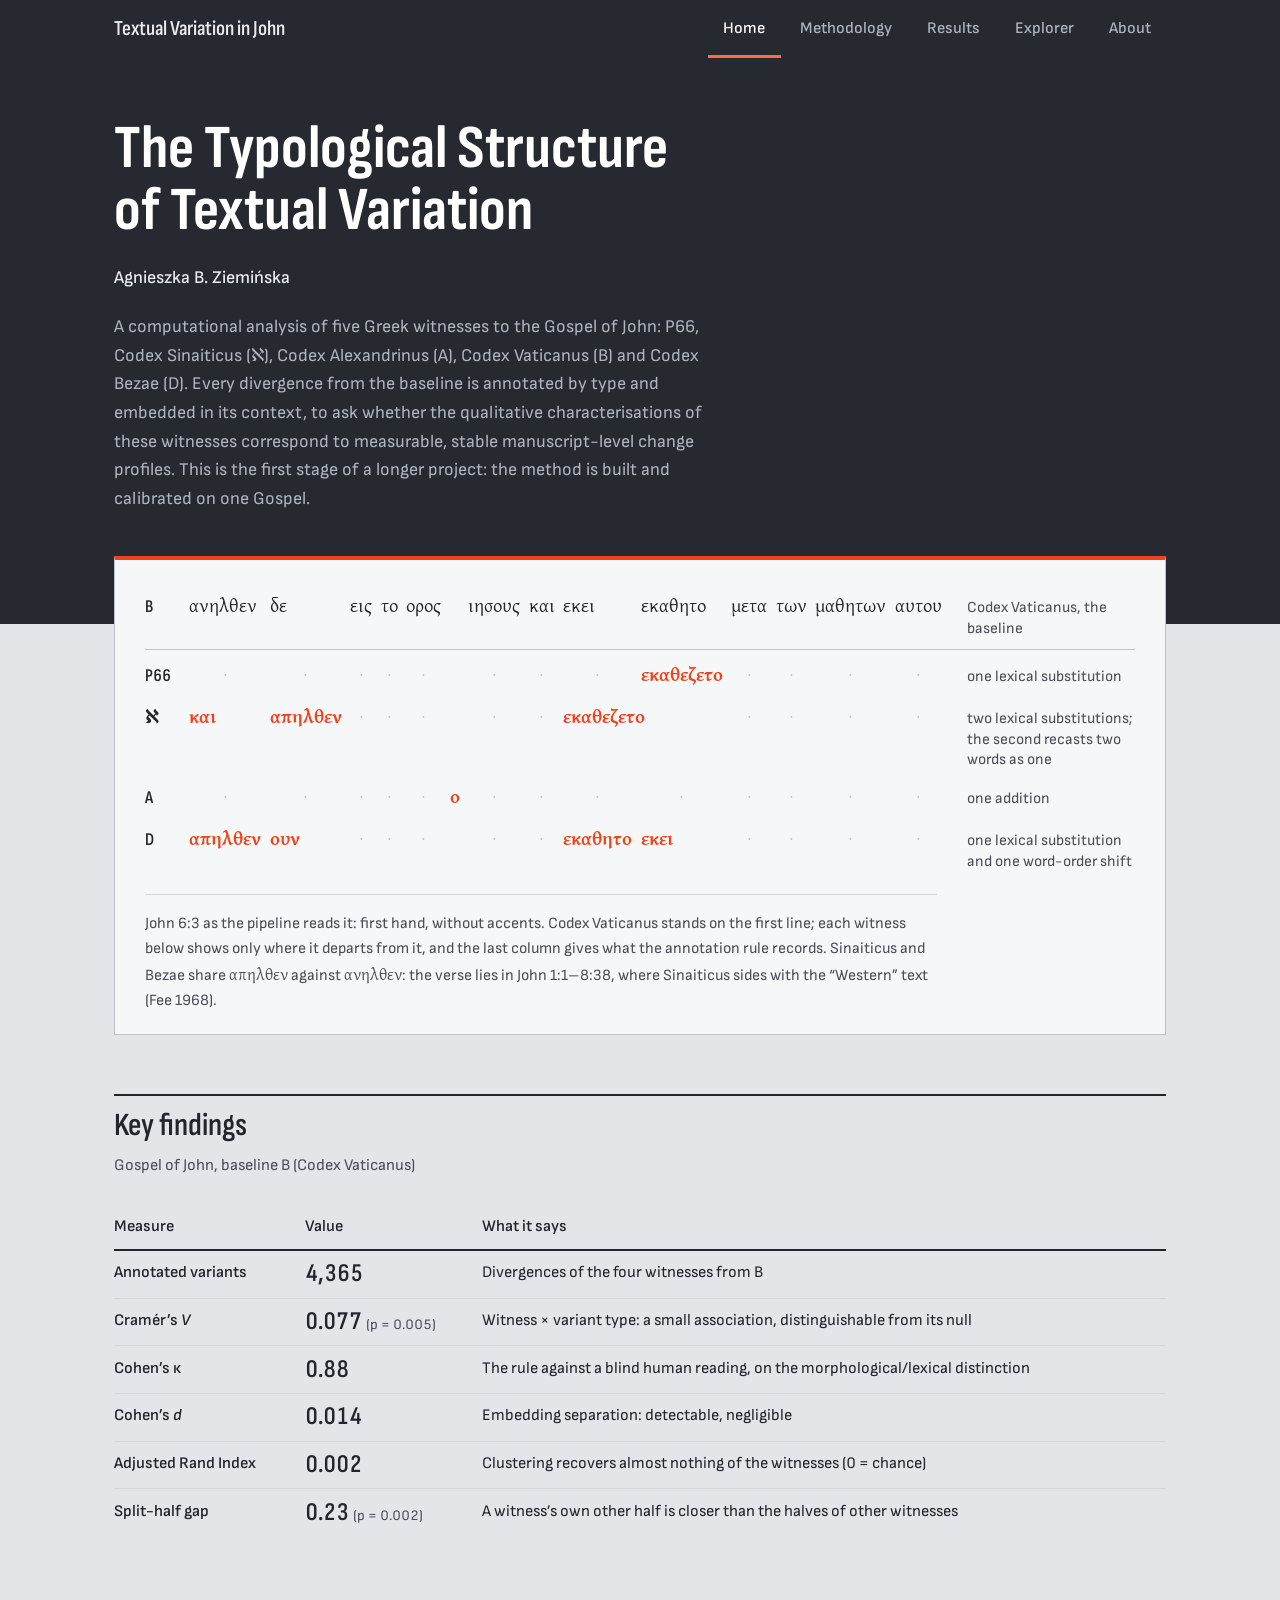
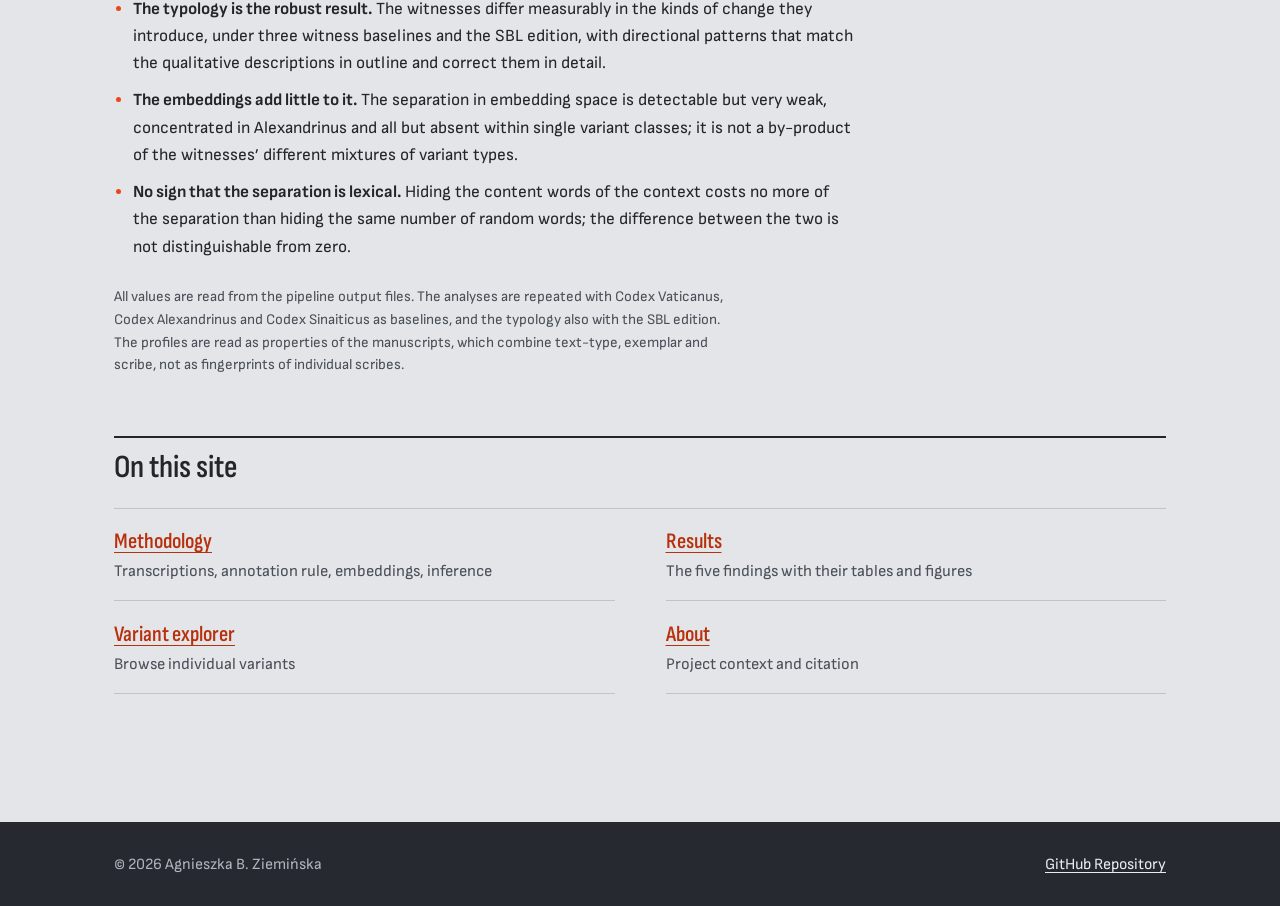
<file: docs/index.html>
<!DOCTYPE html>
<html lang="en">
<head>
  <meta charset="UTF-8">
  <meta name="viewport" content="width=device-width, initial-scale=1.0">
  <title>Textual Variation in John — Manuscript Change Profiles</title>
  <meta name="description" content="Code, data and results of a computational analysis of textual variation in five Greek witnesses to the Gospel of John: a validated variant typology and a calibration of contextual embeddings.">
  <link rel="stylesheet" href="css/style.css">
</head>
<body>

  <!-- Navigation -->
  <nav class="site-nav">
    <div class="nav-inner">
      <a href="index.html" class="nav-brand">Textual Variation in John</a>
      <button class="nav-toggle" aria-label="Toggle navigation">
        <span></span><span></span><span></span>
      </button>
      <ul class="nav-links">
        <li><a href="index.html">Home</a></li>
        <li><a href="methodology.html">Methodology</a></li>
        <li><a href="results.html">Results</a></li>
        <li><a href="explorer.html">Explorer</a></li>
        <li><a href="about.html">About</a></li>
      </ul>
    </div>
  </nav>

  <main class="home">
    <section class="hero">
      <div class="container">
        <h1>The Typological Structure of Textual Variation</h1>
        <p class="author">Agnieszka B. Ziemińska</p>
        <p class="summary">
          A computational analysis of five Greek witnesses to the Gospel of John:
          P66, Codex Sinaiticus (&#x2135;), Codex Alexandrinus (A), Codex Vaticanus (B) and
          Codex Bezae (D). Every divergence from the baseline is annotated by type and embedded
          in its context, to ask whether the qualitative characterisations of these witnesses
          correspond to measurable, stable manuscript-level change profiles. This is the first stage
          of a longer project: the method is built and calibrated on one Gospel.
        </p>
      </div>
    </section>

    <!-- One verse as the pipeline reads it -->
    <div class="container">
      <figure class="collation">
        <div class="collation-scroll">
          <table>
            <tbody>
            <tr class="base"><th scope="row">B</th><td>ανηλθεν</td><td>δε</td><td>εις</td><td>το</td><td>ορος</td><td></td><td>ιησους</td><td>και</td><td>εκει</td><td>εκαθητο</td><td>μετα</td><td>των</td><td>μαθητων</td><td>αυτου</td><td class="record">Codex Vaticanus, the baseline</td></tr>
            <tr><th scope="row">P66</th><td class="same">&middot;</td><td class="same">&middot;</td><td class="same">&middot;</td><td class="same">&middot;</td><td class="same">&middot;</td><td></td><td class="same">&middot;</td><td class="same">&middot;</td><td class="same">&middot;</td><td class="var">εκαθεζετο</td><td class="same">&middot;</td><td class="same">&middot;</td><td class="same">&middot;</td><td class="same">&middot;</td><td class="record">one lexical substitution</td></tr>
            <tr><th scope="row">&#x2135;</th><td class="var">και</td><td class="var">απηλθεν</td><td class="same">&middot;</td><td class="same">&middot;</td><td class="same">&middot;</td><td></td><td class="same">&middot;</td><td class="same">&middot;</td><td class="var" colspan="2">εκαθεζετο</td><td class="same">&middot;</td><td class="same">&middot;</td><td class="same">&middot;</td><td class="same">&middot;</td><td class="record">two lexical substitutions; the second recasts two words as one</td></tr>
            <tr><th scope="row">A</th><td class="same">&middot;</td><td class="same">&middot;</td><td class="same">&middot;</td><td class="same">&middot;</td><td class="same">&middot;</td><td class="var">ο</td><td class="same">&middot;</td><td class="same">&middot;</td><td class="same">&middot;</td><td class="same">&middot;</td><td class="same">&middot;</td><td class="same">&middot;</td><td class="same">&middot;</td><td class="same">&middot;</td><td class="record">one addition</td></tr>
            <tr><th scope="row">D</th><td class="var">απηλθεν</td><td class="var">ουν</td><td class="same">&middot;</td><td class="same">&middot;</td><td class="same">&middot;</td><td></td><td class="same">&middot;</td><td class="same">&middot;</td><td class="var">εκαθητο</td><td class="var">εκει</td><td class="same">&middot;</td><td class="same">&middot;</td><td class="same">&middot;</td><td class="same">&middot;</td><td class="record">one lexical substitution and one word-order shift</td></tr>
            </tbody>
          </table>
        </div>
        <figcaption class="collation-caption">
          John 6:3 as the pipeline reads it: first hand, without accents. Codex Vaticanus stands on
          the first line; each witness below shows only where it departs from it, and the last
          column gives what the annotation rule records. Sinaiticus and Bezae share
          <span class="greek-text">απηλθεν</span> against <span class="greek-text">ανηλθεν</span>:
          the verse lies in John 1:1&ndash;8:38, where Sinaiticus sides with the
          &ldquo;Western&rdquo; text (Fee 1968).
        </figcaption>
      </figure>
    </div>

    <!-- Key findings -->
    <section class="container">
      <h2 class="section-title">Key findings</h2>
      <p class="section-subtitle">Gospel of John, baseline B (Codex Vaticanus)</p>

      <table class="figures" id="stat-cards">
        <thead>
          <tr><th>Measure</th><th>Value</th><th>What it says</th></tr>
        </thead>
        <tbody>
          <tr>
            <td>Annotated variants</td>
            <td><span id="stat-n">&mdash;</span></td>
            <td>Divergences of the four witnesses from B</td>
          </tr>
          <tr>
            <td>Cram&eacute;r&rsquo;s <em class="nc">V</em></td>
            <td><span id="stat-v">&mdash;</span> <span class="p-note" id="stat-v-p"></span></td>
            <td>Witness &times; variant type: a small association, distinguishable from its null</td>
          </tr>
          <tr>
            <td>Cohen&rsquo;s <span class="nc">&kappa;</span></td>
            <td>0.88</td>
            <td>The rule against a blind human reading, on the morphological/lexical distinction</td>
          </tr>
          <tr>
            <td>Cohen&rsquo;s <em class="nc">d</em></td>
            <td><span id="stat-d">&mdash;</span></td>
            <td>Embedding separation: detectable, negligible</td>
          </tr>
          <tr>
            <td>Adjusted Rand Index</td>
            <td><span id="stat-ari">&mdash;</span></td>
            <td>Clustering recovers almost nothing of the witnesses (0 = chance)</td>
          </tr>
          <tr>
            <td>Split-half gap</td>
            <td><span id="stat-gap">&mdash;</span> <span class="p-note" id="stat-gap-p"></span></td>
            <td>A witness&rsquo;s own other half is closer than the halves of other witnesses</td>
          </tr>
        </tbody>
      </table>
    </section>

    <section class="container">
      <ul class="findings-list">
        <li>
          <strong>The typology is the robust result.</strong> The witnesses differ measurably in the
          kinds of change they introduce, under three witness baselines and the SBL edition, with
          directional patterns that match the qualitative descriptions in outline and correct them in
          detail.
        </li>
        <li>
          <strong>The embeddings add little to it.</strong> The separation in embedding space is
          detectable but very weak, concentrated in Alexandrinus and all but absent within single
          variant classes; it is not a by-product of the witnesses&rsquo; different mixtures of
          variant types.
        </li>
        <li>
          <strong>No sign that the separation is lexical.</strong> Hiding the content words of the
          context costs no more of the separation than hiding the same number of random words; the
          difference between the two is not distinguishable from zero.
        </li>
      </ul>

      <div class="callout">
        All values are read from the pipeline output files. The analyses are repeated with Codex
        Vaticanus, Codex Alexandrinus and Codex Sinaiticus as baselines, and the typology also with
        the SBL edition. The profiles are read as properties of the manuscripts, which combine
        text-type, exemplar and scribe, not as fingerprints of individual scribes.
      </div>
    </section>

    <section class="container">
      <h2 class="section-title">On this site</h2>
      <ul class="site-links">
        <li><a href="methodology.html">Methodology</a><span>Transcriptions, annotation rule, embeddings, inference</span></li>
        <li><a href="results.html">Results</a><span>The five findings with their tables and figures</span></li>
        <li><a href="explorer.html">Variant explorer</a><span>Browse individual variants</span></li>
        <li><a href="about.html">About</a><span>Project context and citation</span></li>
      </ul>
    </section>
  </main>

  <!-- Footer -->
  <footer class="site-footer">
    <div class="footer-inner">
      <span>&copy; 2026 Agnieszka B. Ziemińska</span>
      <a href="https://github.com/Agnieszkachr/scribal-fingerprints" target="_blank" rel="noopener">GitHub Repository</a>
    </div>
  </footer>

  <script src="js/main.js"></script>
  <script src="data/stats_summary.js"></script>
  <script>
    (function() {
      const data = window.DATA_STATS;
      if (!data) { console.error('Stats data not loaded'); return; }
      const b = data.configs['Baseline B'];
      if (!b) return;
      const fmt = (v, dec) => typeof v === 'number' ? v.toFixed(dec) : '—';
      const pTxt = p => typeof p === 'number' ? `(p ${p < 0.001 ? '< 0.001' : '= ' + p.toFixed(3)})` : '';
      if (typeof b.N_current === 'number') {
        document.getElementById('stat-n').textContent = b.N_current.toLocaleString('en-GB');
      }
      document.getElementById('stat-v').textContent = fmt(b["Cramer's V Broad"], 3);
      document.getElementById('stat-v-p').textContent = pTxt(b["Cramer's V Broad_P"]);
      document.getElementById('stat-d').textContent = fmt(b["Cohen's d"], 3);
      document.getElementById('stat-ari').textContent = fmt(b['ARI'], 3);
      document.getElementById('stat-gap').textContent = fmt(b['Split_Half_Gap'], 2);
      document.getElementById('stat-gap-p').textContent = pTxt(b['Split_Half_Gap_P']);
    })();
  </script>
</body>
</html>
</file>
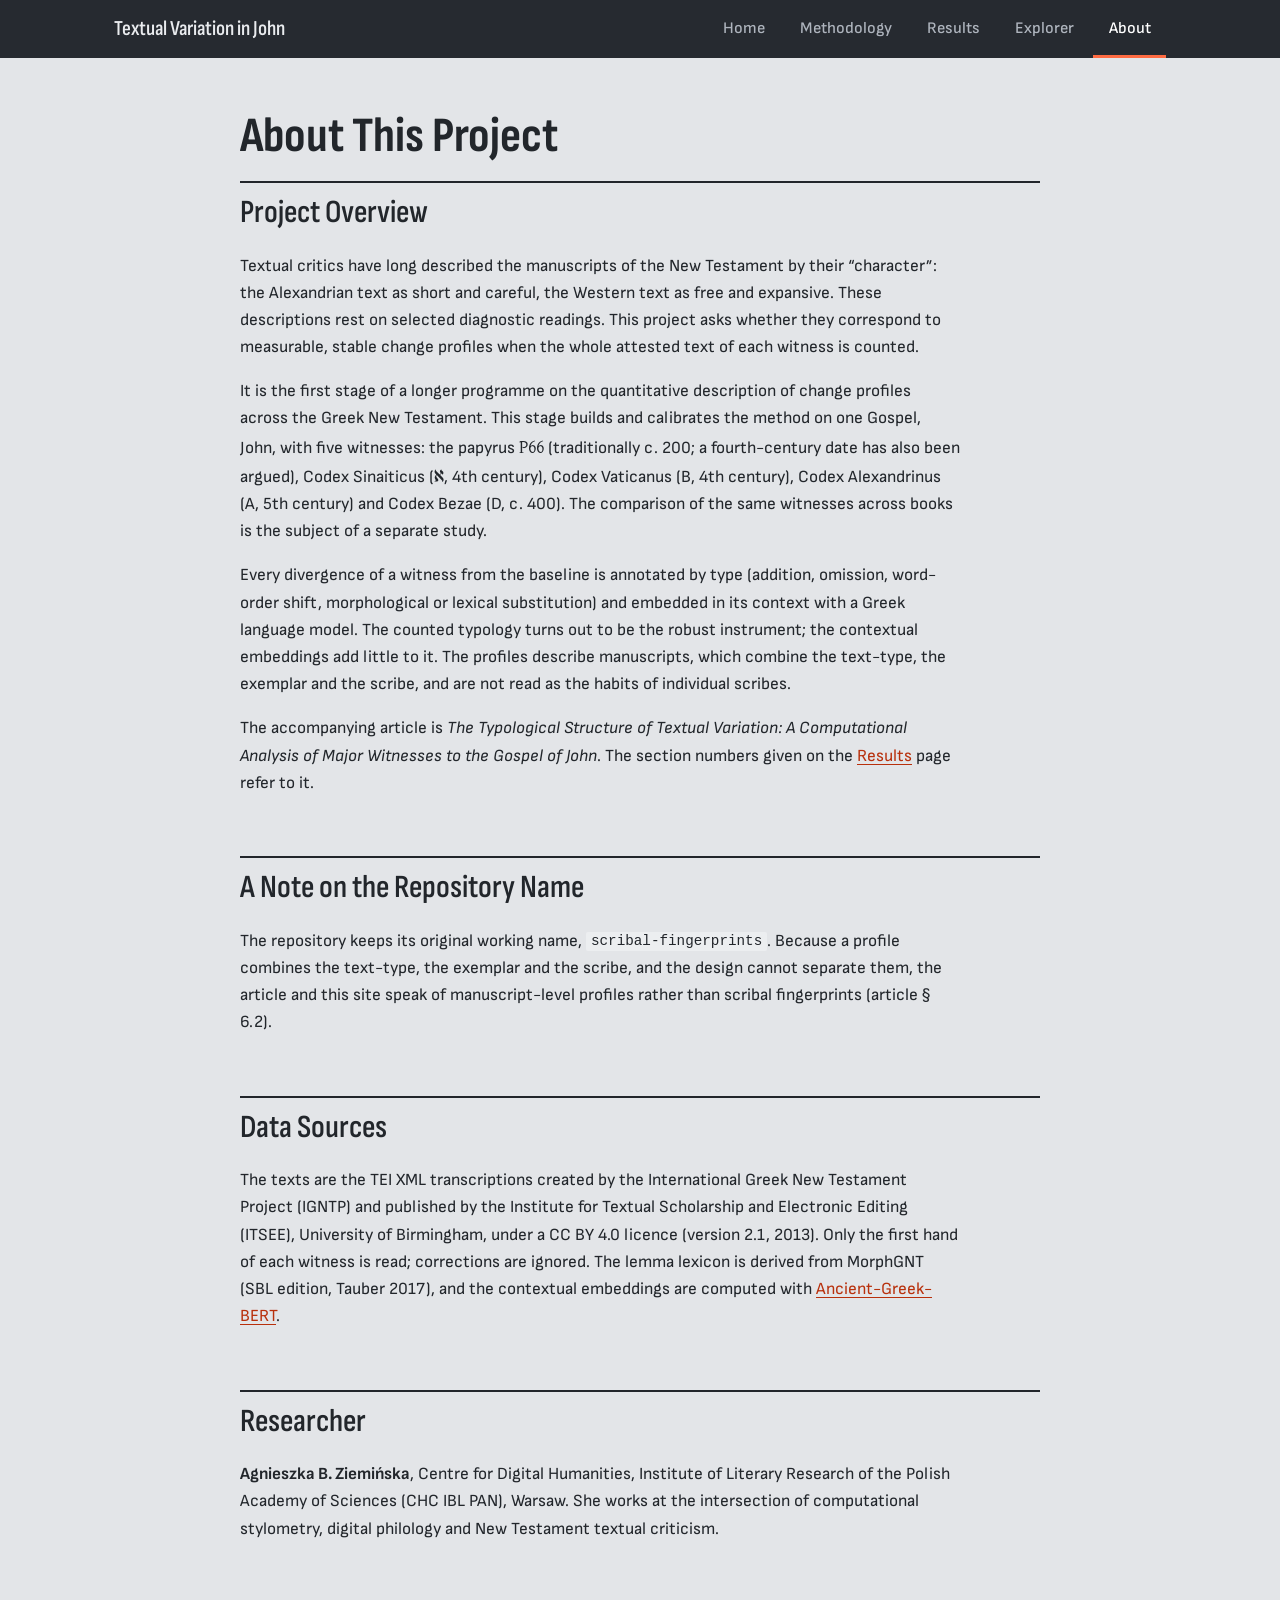
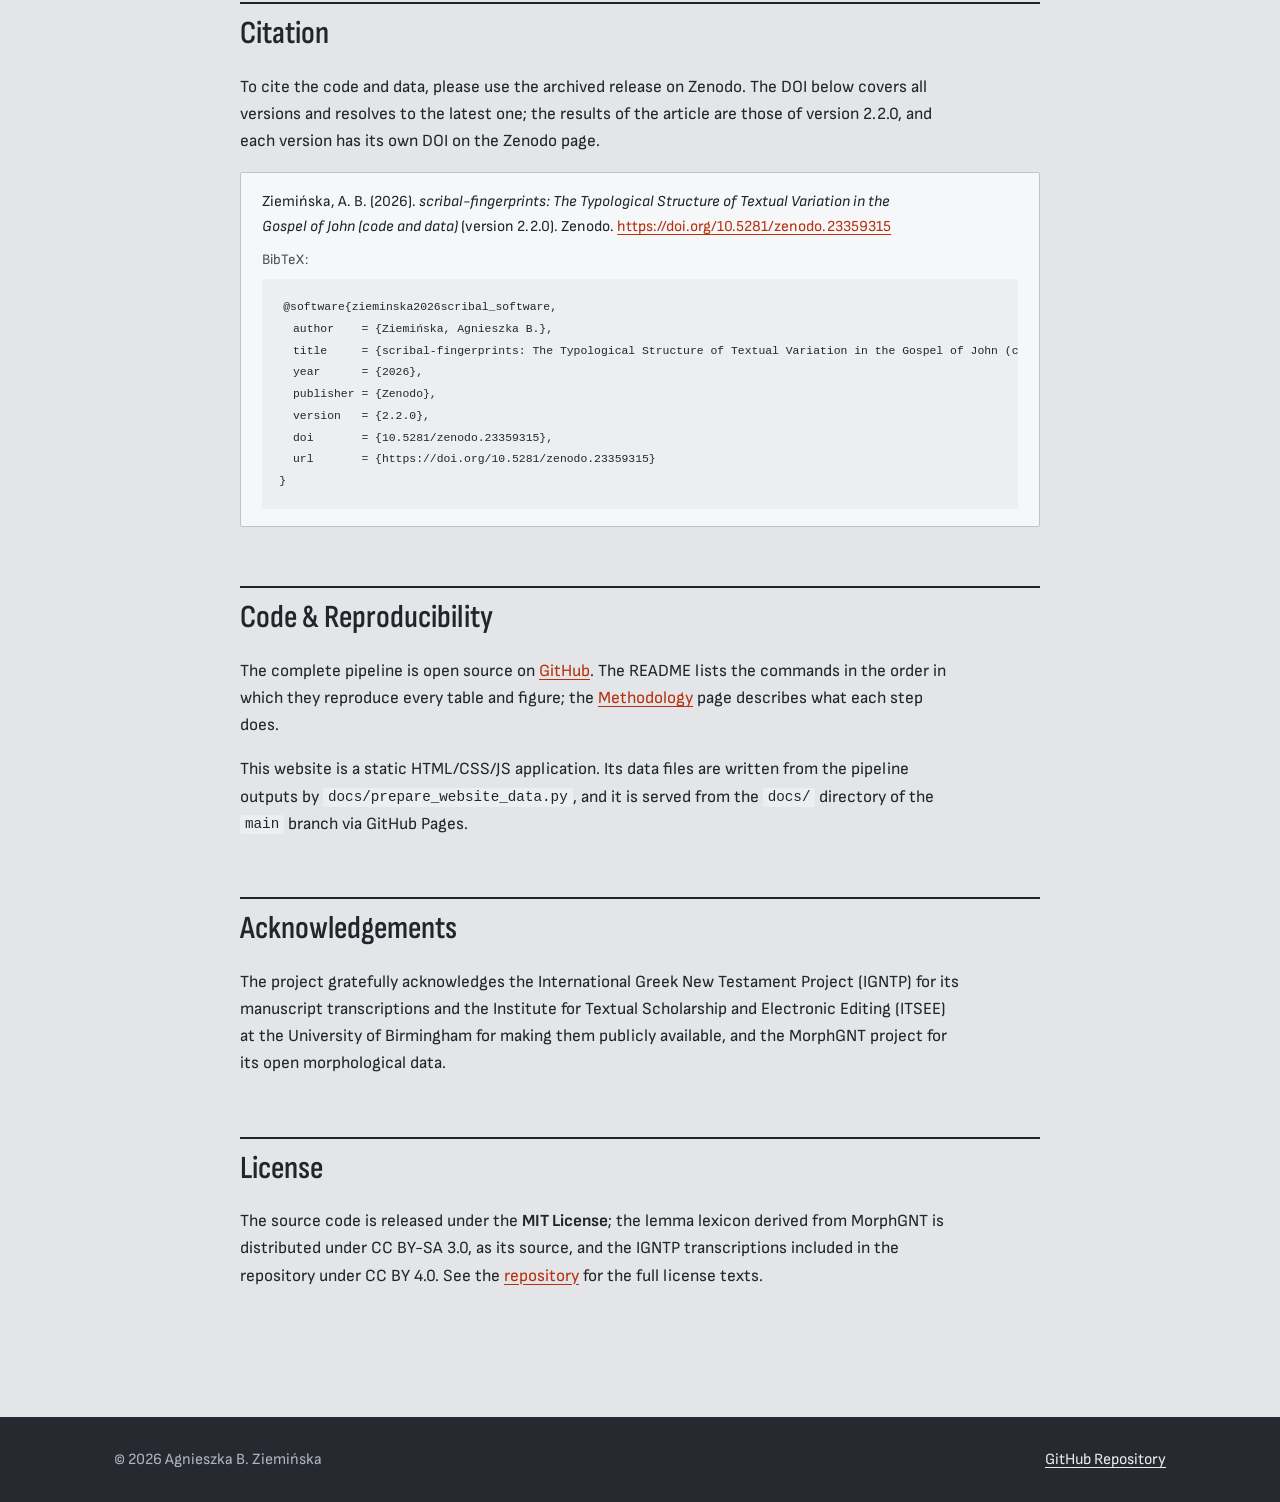
<file: docs/about.html>
<!DOCTYPE html>
<html lang="en">
<head>
  <meta charset="UTF-8">
  <meta name="viewport" content="width=device-width, initial-scale=1.0">
  <title>About — Textual Variation in John</title>
  <meta name="description" content="About the study of textual variation in five Greek witnesses to the Gospel of John: aims, data sources, the repository and how to cite it.">
  <link rel="stylesheet" href="css/style.css">
</head>
<body>

  <nav class="site-nav">
    <div class="nav-inner">
      <a href="index.html" class="nav-brand">Textual Variation in John</a>
      <button class="nav-toggle" aria-label="Toggle navigation">
        <span></span><span></span><span></span>
      </button>
      <ul class="nav-links">
        <li><a href="index.html">Home</a></li>
        <li><a href="methodology.html">Methodology</a></li>
        <li><a href="results.html">Results</a></li>
        <li><a href="explorer.html">Explorer</a></li>
        <li><a href="about.html">About</a></li>
      </ul>
    </div>
  </nav>

  <main class="container">
    <div class="content-narrow">

      <h1>About This Project</h1>

      <section>
        <h2 class="section-title">Project Overview</h2>
        <p>
          Textual critics have long described the manuscripts of the New Testament by their
          &ldquo;character&rdquo;: the Alexandrian text as short and careful, the Western text as free
          and expansive. These descriptions rest on selected diagnostic readings. This project asks
          whether they correspond to measurable, stable change profiles when the whole attested text
          of each witness is counted.
        </p>
        <p>
          It is the first stage of a longer programme on the quantitative description of change
          profiles across the Greek New Testament. This stage builds and calibrates the method on
          one Gospel, John, with five witnesses: the papyrus <span class="greek-text">P66</span>
          (traditionally c. 200; a fourth-century date has also been argued), Codex
          Sinaiticus (<span class="greek-text">&#x2135;</span>, 4th century), Codex Vaticanus
          (B, 4th century), Codex Alexandrinus (A, 5th century) and Codex Bezae (D, c. 400).
          The comparison of the same witnesses across books is the subject of a separate study.
        </p>
        <p>
          Every divergence of a witness from the baseline is annotated by type (addition, omission,
          word-order shift, morphological or lexical substitution) and embedded in its context with
          a Greek language model. The counted typology turns out to be the robust instrument; the
          contextual embeddings add little to it. The profiles describe manuscripts, which combine
          the text-type, the exemplar and the scribe, and are not read as the habits of individual
          scribes.
        </p>
        <p>
          The accompanying article is <em>The Typological Structure of Textual Variation: A
          Computational Analysis of Major Witnesses to the Gospel of John</em>. The section numbers
          given on the <a href="results.html">Results</a> page refer to it.
        </p>
      </section>

      <section>
        <h2 class="section-title">A Note on the Repository Name</h2>
        <p>
          The repository keeps its original working name, <code>scribal-fingerprints</code>. Because
          a profile combines the text-type, the exemplar and the scribe, and the design cannot
          separate them, the article and this site speak of manuscript-level profiles rather than
          scribal fingerprints (article § 6.2).
        </p>
      </section>

      <section>
        <h2 class="section-title">Data Sources</h2>
        <p>
          The texts are the TEI XML transcriptions created by the International Greek New Testament
          Project (IGNTP) and published by the Institute for Textual Scholarship and Electronic Editing
          (ITSEE), University of Birmingham, under a CC BY 4.0 licence (version 2.1, 2013). Only the
          first hand of each witness is read; corrections are ignored. The lemma lexicon is derived from MorphGNT (SBL edition,
          Tauber 2017), and the contextual embeddings are computed with
          <a href="https://huggingface.co/pranaydeeps/Ancient-Greek-BERT" target="_blank" rel="noopener">Ancient-Greek-BERT</a>.
        </p>
      </section>

      <section>
        <h2 class="section-title">Researcher</h2>
        <p>
          <strong>Agnieszka B. Ziemińska</strong>, Centre for Digital Humanities, Institute of
          Literary Research of the Polish Academy of Sciences (CHC IBL PAN), Warsaw. She works at the
          intersection of computational stylometry, digital philology and New Testament textual
          criticism.
        </p>
      </section>

      <section>
        <h2 class="section-title">Citation</h2>
        <p>
          To cite the code and data, please use the archived release on Zenodo. The DOI below
          covers all versions and resolves to the latest one; the results of the article are those
          of version 2.2.0, and each version has its own DOI on the Zenodo page.
        </p>
        <div class="card" style="font-size:0.9rem;">
          <p style="margin-bottom:0.5rem;">
            Ziemińska, A. B. (2026). <em>scribal-fingerprints: The Typological Structure of Textual Variation in the Gospel of John (code and data)</em> (version 2.2.0).
            Zenodo. <a href="https://doi.org/10.5281/zenodo.23359315" target="_blank" rel="noopener">https://doi.org/10.5281/zenodo.23359315</a>
          </p>
          <p style="margin-bottom:0; color:var(--text-muted); font-size:0.85rem;">
            BibTeX:
          </p>
          <pre style="background:var(--bg-alt); padding:1rem; border-radius:var(--radius); overflow-x:auto; font-size:0.8rem; margin-top:0.5rem;"><code>@software{zieminska2026scribal_software,
  author    = {Ziemińska, Agnieszka B.},
  title     = {scribal-fingerprints: The Typological Structure of Textual Variation in the Gospel of John (code and data)},
  year      = {2026},
  publisher = {Zenodo},
  version   = {2.2.0},
  doi       = {10.5281/zenodo.23359315},
  url       = {https://doi.org/10.5281/zenodo.23359315}
}</code></pre>
        </div>
      </section>

      <section>
        <h2 class="section-title">Code &amp; Reproducibility</h2>
        <p>
          The complete pipeline is open source on
          <a href="https://github.com/Agnieszkachr/scribal-fingerprints" target="_blank" rel="noopener">GitHub</a>.
          The README lists the commands in the order in which they reproduce every table and figure;
          the <a href="methodology.html">Methodology</a> page describes what each step does.
        </p>
        <p>
          This website is a static HTML/CSS/JS application. Its data files are written from the
          pipeline outputs by <code>docs/prepare_website_data.py</code>, and it is served from the
          <code>docs/</code> directory of the <code>main</code> branch via GitHub Pages.
        </p>
      </section>

      <section>
        <h2 class="section-title">Acknowledgements</h2>
        <p>
          The project gratefully acknowledges the International Greek New Testament Project (IGNTP)
          for its manuscript transcriptions and the Institute for Textual Scholarship and Electronic
          Editing (ITSEE) at the University of Birmingham for making them publicly available, and the MorphGNT project for its open morphological data.
        </p>
      </section>

      <section>
        <h2 class="section-title">License</h2>
        <p>
          The source code is released under the <strong>MIT License</strong>; the lemma lexicon
          derived from MorphGNT is distributed under CC BY-SA 3.0, as its source, and the IGNTP
          transcriptions included in the repository under CC BY 4.0. See the
          <a href="https://github.com/Agnieszkachr/scribal-fingerprints" target="_blank" rel="noopener">repository</a>
          for the full license texts.
        </p>
      </section>

    </div>
  </main>

  <footer class="site-footer">
    <div class="footer-inner">
      <span>&copy; 2026 Agnieszka B. Ziemińska</span>
      <a href="https://github.com/Agnieszkachr/scribal-fingerprints" target="_blank" rel="noopener">GitHub Repository</a>
    </div>
  </footer>

  <script src="js/main.js"></script>
</body>
</html>
</file>
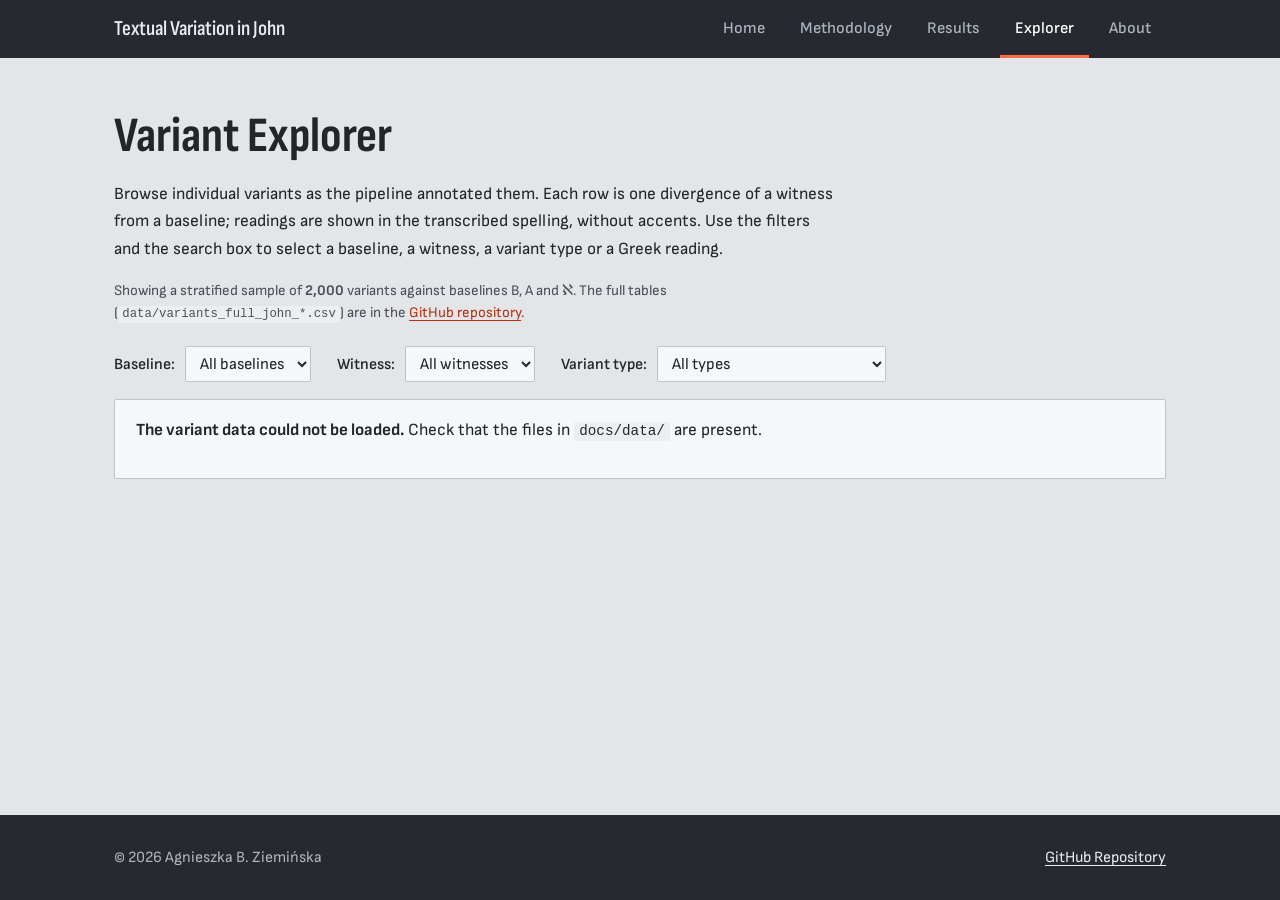
<file: docs/explorer.html>
<!DOCTYPE html>
<html lang="en">
<head>
  <meta charset="UTF-8">
  <meta name="viewport" content="width=device-width, initial-scale=1.0">
  <title>Variant Explorer — Textual Variation in John</title>
  <meta name="description" content="Browse a stratified sample of the annotated variants of five Greek witnesses to the Gospel of John.">
  <link rel="stylesheet" href="css/style.css">
  <!-- DataTables CSS -->
  <link rel="stylesheet" href="https://cdn.datatables.net/2.0.8/css/dataTables.dataTables.min.css">
  <style>
    /* DataTables light theme overrides */
    table.dataTable thead th { background: var(--bg-alt); border-bottom: 2px solid var(--border); }
    table.dataTable tbody td { border-bottom: 1px solid var(--border-light); }
    .dt-paging-button { border-radius: var(--radius) !important; }
  </style>
</head>
<body>

  <nav class="site-nav">
    <div class="nav-inner">
      <a href="index.html" class="nav-brand">Textual Variation in John</a>
      <button class="nav-toggle" aria-label="Toggle navigation">
        <span></span><span></span><span></span>
      </button>
      <ul class="nav-links">
        <li><a href="index.html">Home</a></li>
        <li><a href="methodology.html">Methodology</a></li>
        <li><a href="results.html">Results</a></li>
        <li><a href="explorer.html">Explorer</a></li>
        <li><a href="about.html">About</a></li>
      </ul>
    </div>
  </nav>

  <main class="container">
    <h1>Variant Explorer</h1>
    <p>
      Browse individual variants as the pipeline annotated them. Each row is one divergence of a
      witness from a baseline; readings are shown in the transcribed spelling, without accents.
      Use the filters and the search box to select a baseline, a witness, a variant type or a
      Greek reading.
    </p>

    <div class="sample-note">
      Showing a stratified sample of <strong><span id="sample-count">—</span></strong> variants
      against baselines B, A and &#x2135;. The full tables (<code>data/variants_full_john_*.csv</code>)
      are in the
      <a href="https://github.com/Agnieszkachr/scribal-fingerprints" target="_blank" rel="noopener">GitHub repository</a>.
    </div>

    <div class="filter-bar">
      <div>
        <label for="filter-baseline">Baseline:</label>
        <select id="filter-baseline">
          <option value="">All baselines</option>
        </select>
      </div>
      <div>
        <label for="filter-ms">Witness:</label>
        <select id="filter-ms">
          <option value="">All witnesses</option>
        </select>
      </div>
      <div>
        <label for="filter-type">Variant type:</label>
        <select id="filter-type">
          <option value="">All types</option>
        </select>
      </div>
    </div>

    <div class="card" style="overflow-x:auto;" id="explorer-container">
      <table id="variants-table" class="display" style="width:100%"></table>
    </div>
  </main>

  <footer class="site-footer">
    <div class="footer-inner">
      <span>&copy; 2026 Agnieszka B. Ziemińska</span>
      <a href="https://github.com/Agnieszkachr/scribal-fingerprints" target="_blank" rel="noopener">GitHub Repository</a>
    </div>
  </footer>

  <!-- jQuery (required by DataTables) -->
  <script src="https://code.jquery.com/jquery-3.7.1.min.js"></script>
  <!-- DataTables JS -->
  <script src="https://cdn.datatables.net/2.0.8/js/dataTables.min.js"></script>
  <script src="js/main.js"></script>
  <script src="data/variants_sample.js"></script>
  <script src="js/explorer.js"></script>
</body>
</html>
</file>
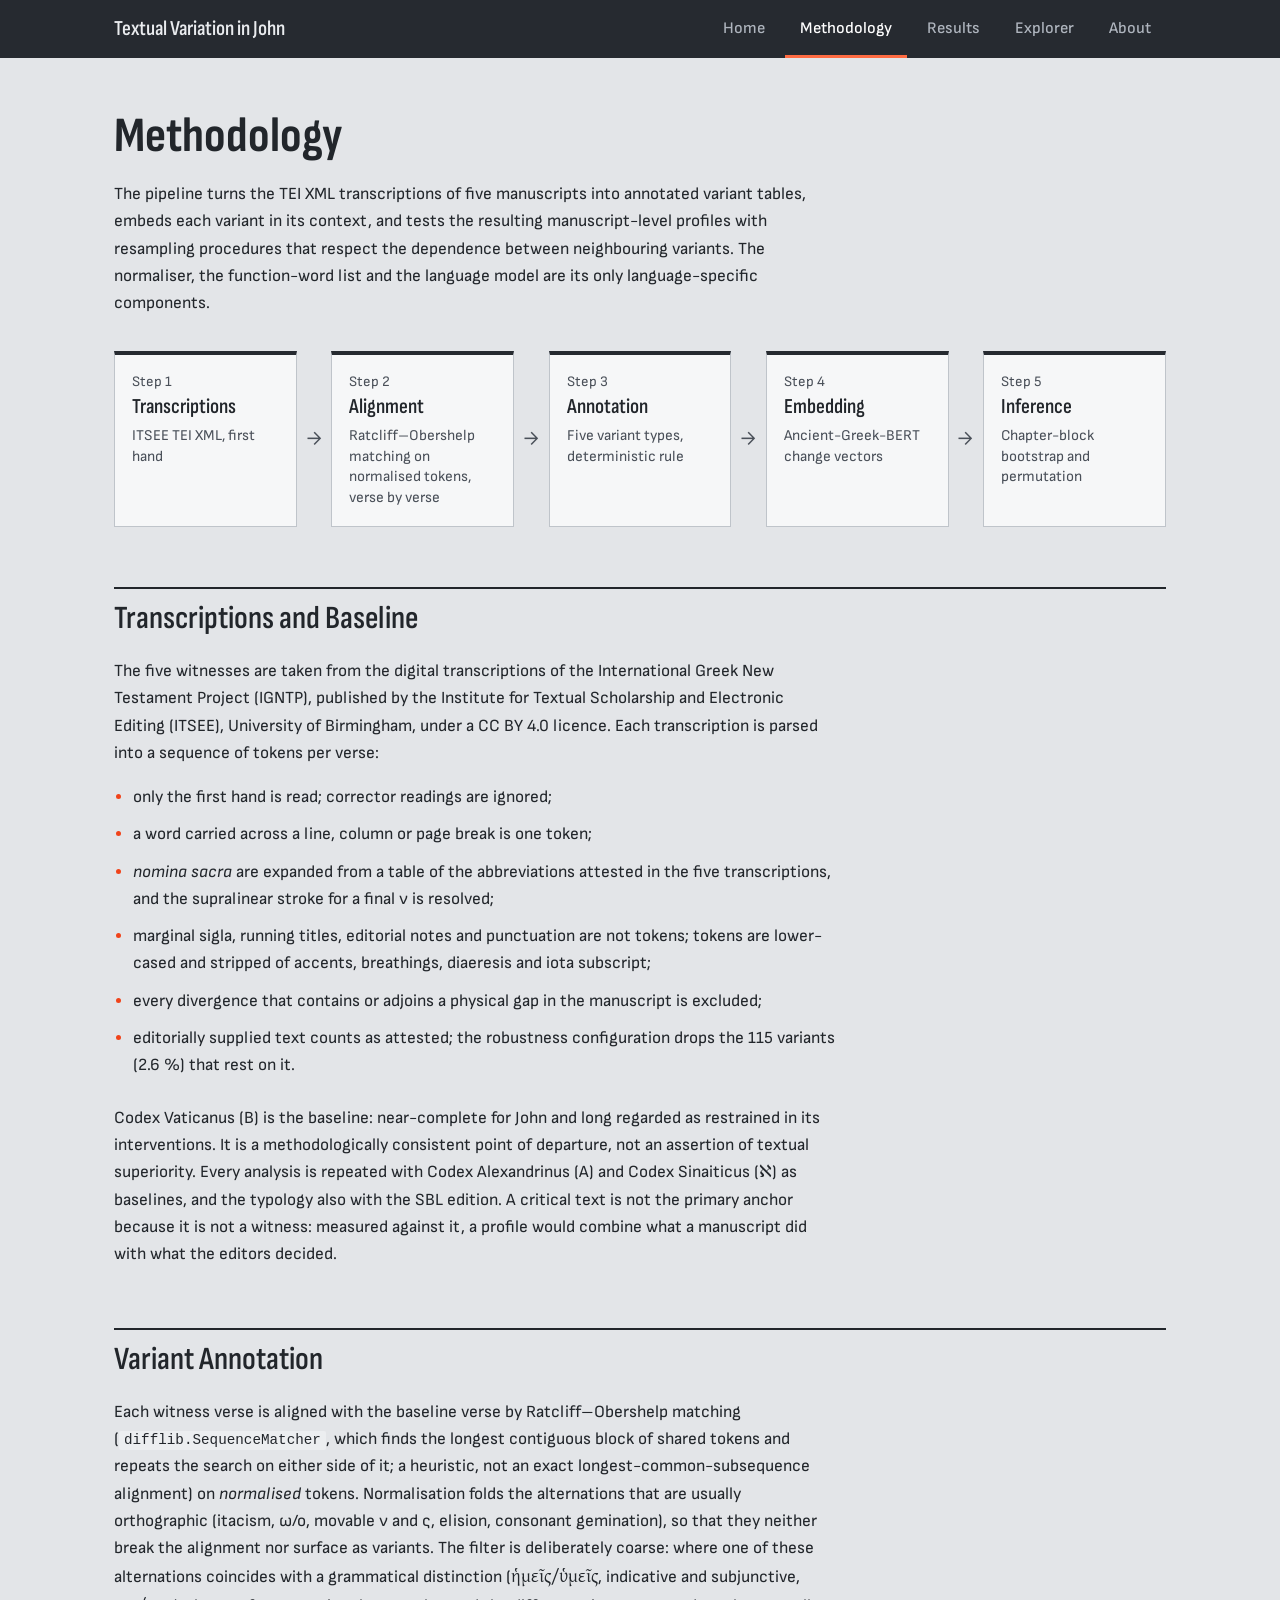
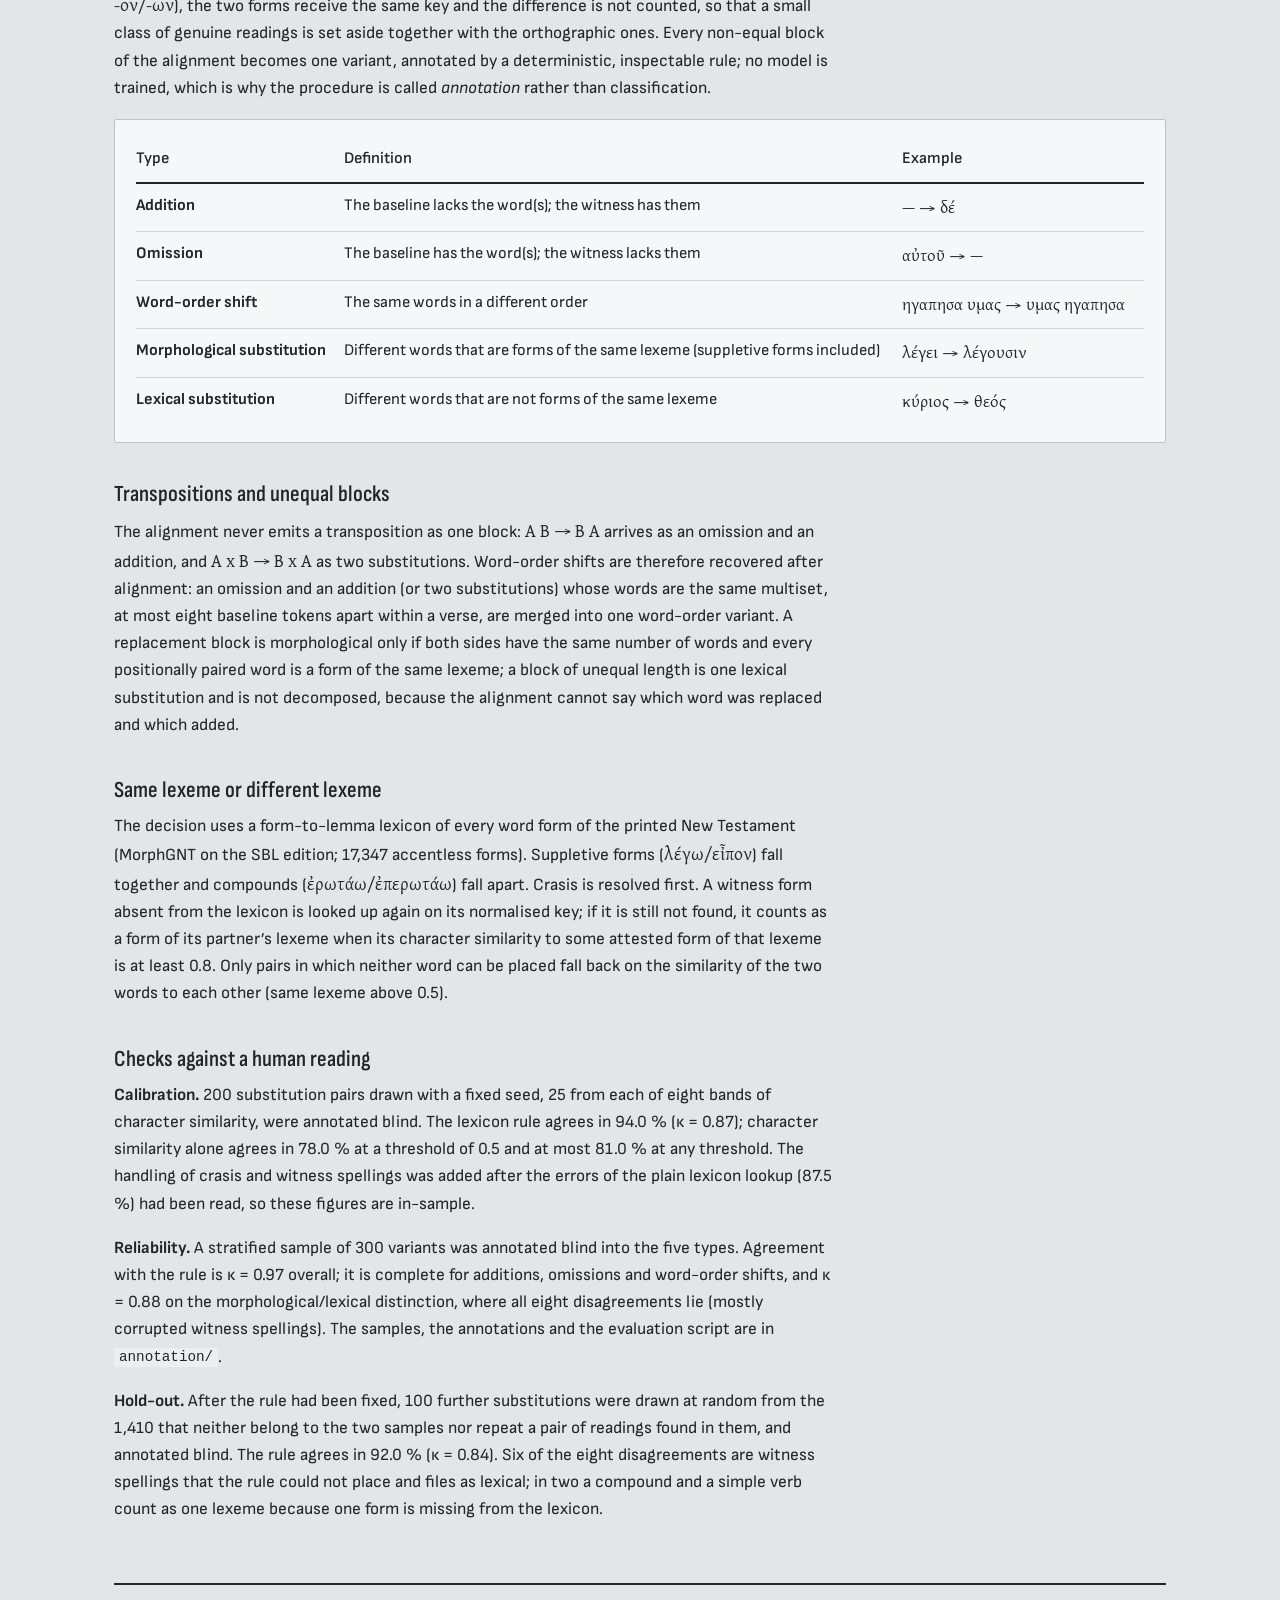
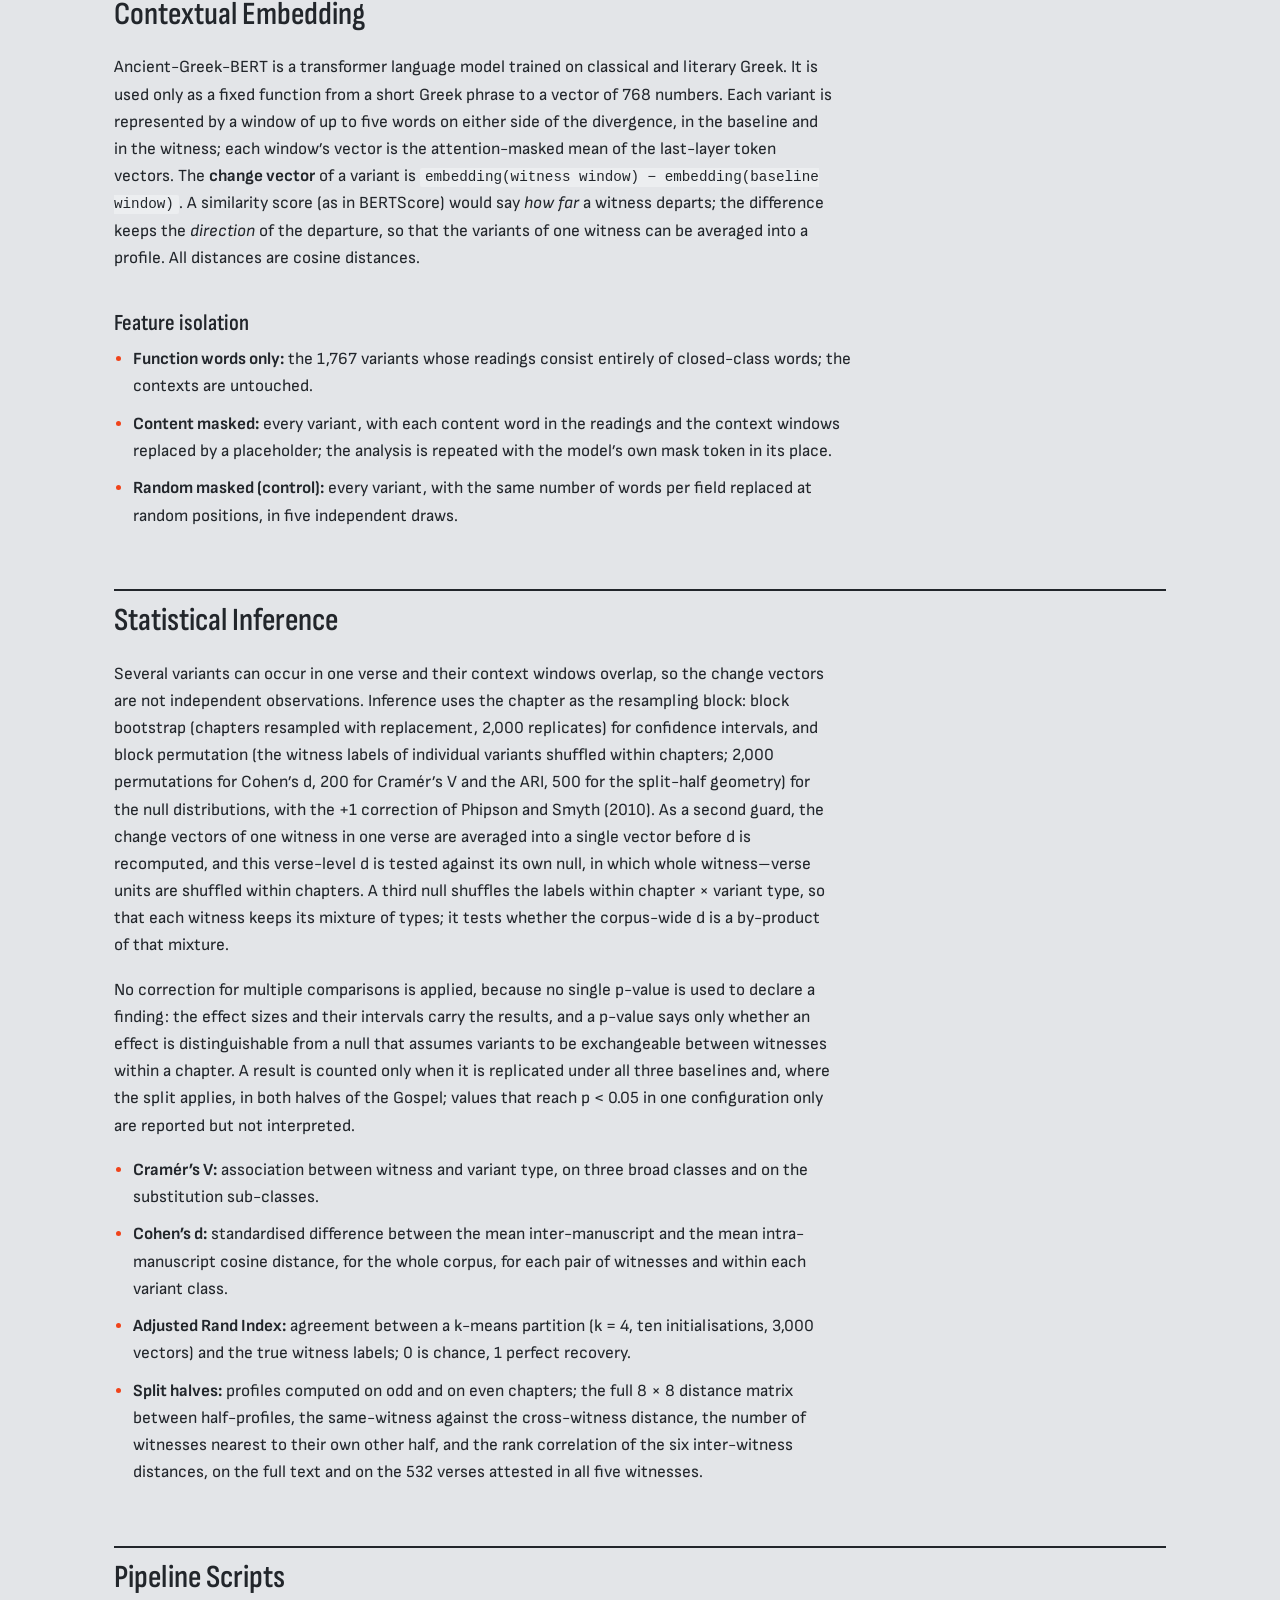
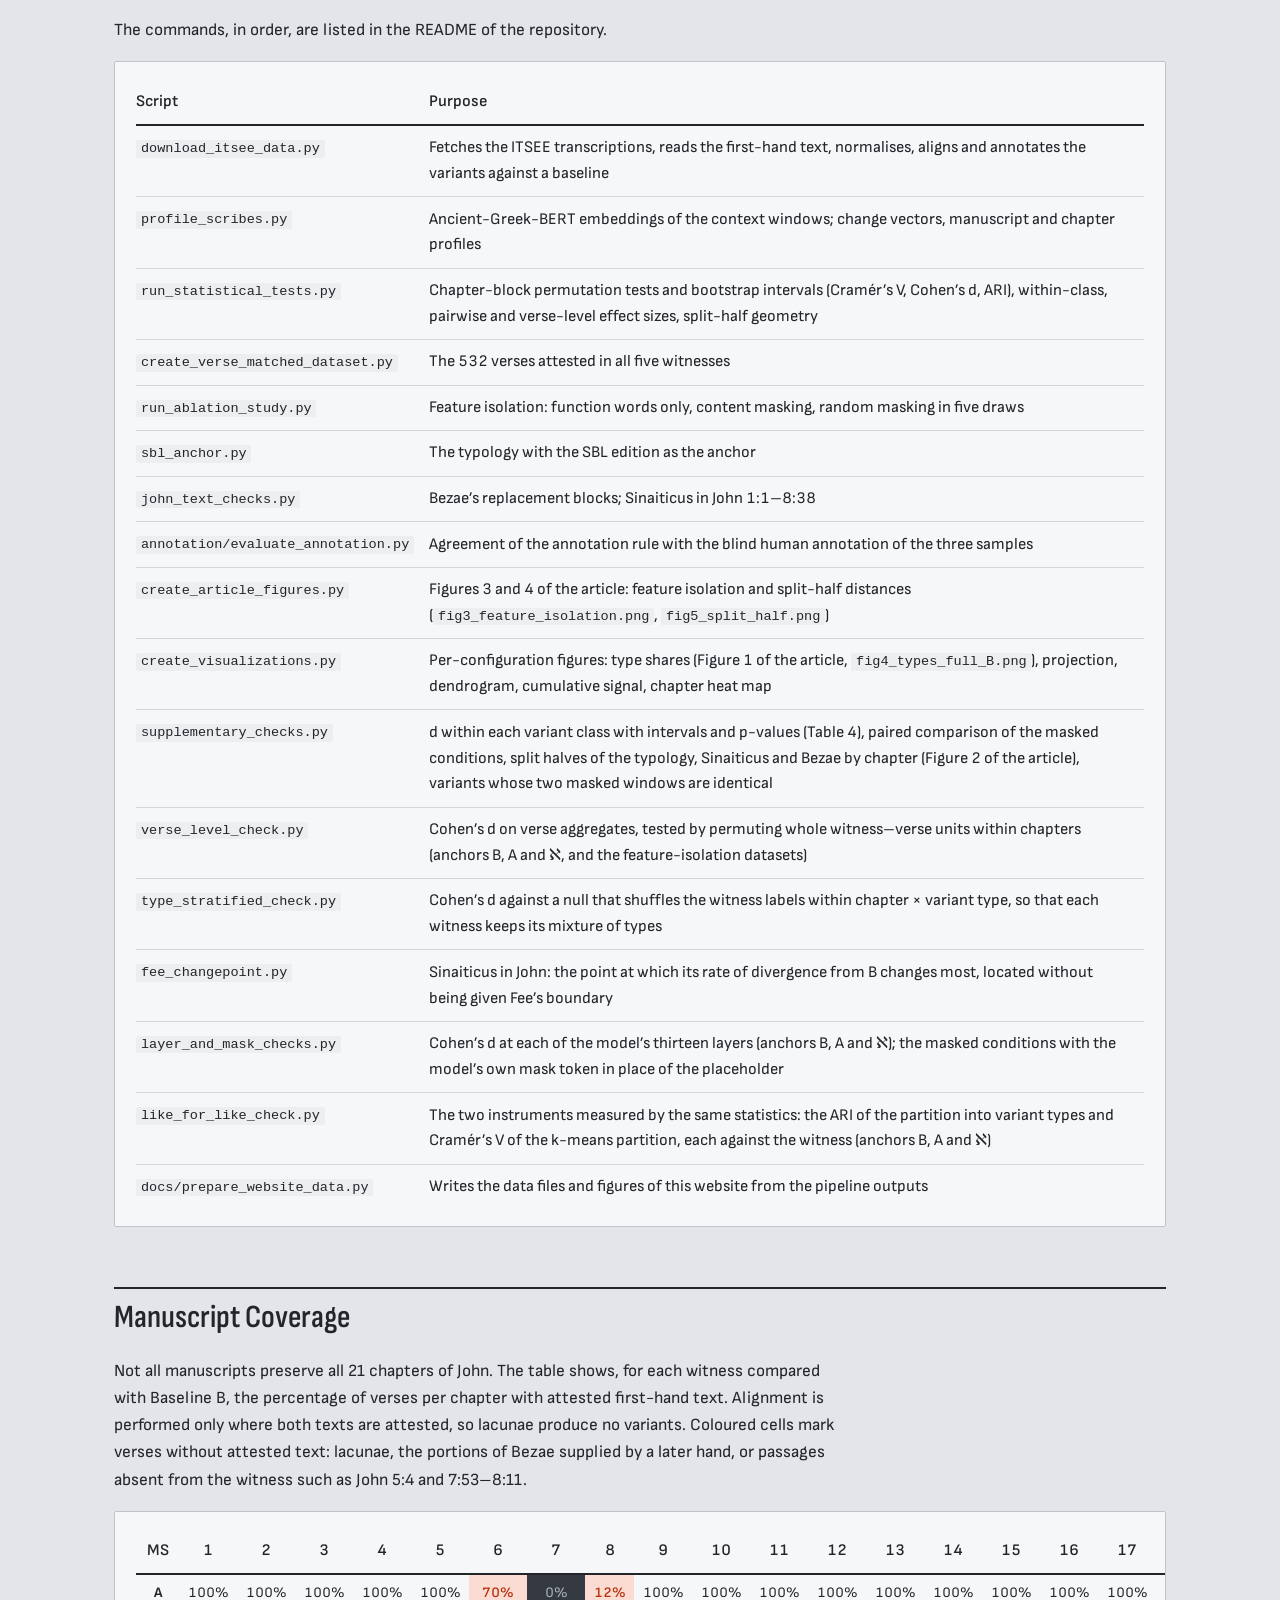
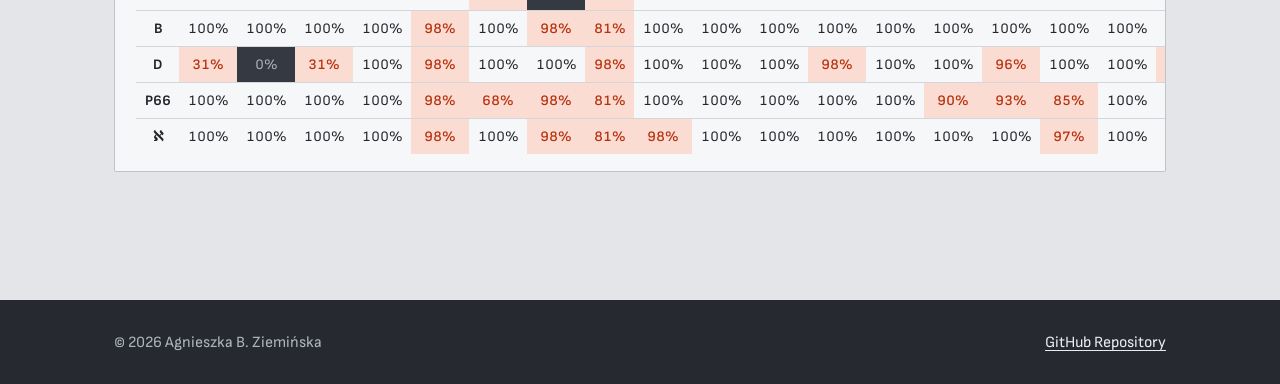
<file: docs/methodology.html>
<!DOCTYPE html>
<html lang="en">
<head>
  <meta charset="UTF-8">
  <meta name="viewport" content="width=device-width, initial-scale=1.0">
  <title>Methodology — Textual Variation in John</title>
  <meta name="description" content="Transcriptions, variant annotation, contextual embedding and statistical inference of the study of textual variation in five Greek witnesses to the Gospel of John.">
  <link rel="stylesheet" href="css/style.css">
</head>
<body>

  <nav class="site-nav">
    <div class="nav-inner">
      <a href="index.html" class="nav-brand">Textual Variation in John</a>
      <button class="nav-toggle" aria-label="Toggle navigation">
        <span></span><span></span><span></span>
      </button>
      <ul class="nav-links">
        <li><a href="index.html">Home</a></li>
        <li><a href="methodology.html">Methodology</a></li>
        <li><a href="results.html">Results</a></li>
        <li><a href="explorer.html">Explorer</a></li>
        <li><a href="about.html">About</a></li>
      </ul>
    </div>
  </nav>

  <main class="container">

    <!-- Pipeline -->
    <section>
      <h1>Methodology</h1>
      <p>
        The pipeline turns the TEI XML transcriptions of five manuscripts into annotated variant
        tables, embeds each variant in its context, and tests the resulting manuscript-level profiles
        with resampling procedures that respect the dependence between neighbouring variants. The
        normaliser, the function-word list and the language model are its only language-specific
        components.
      </p>

      <div class="pipeline">
        <div class="pipeline-step">
          <div class="step-box">
            <span class="step-num">Step 1</span>
            <span class="step-title">Transcriptions</span>
            <span class="step-desc">ITSEE TEI XML, first hand</span>
          </div>
        </div>
        <span class="pipeline-arrow">&#x2192;</span>
        <div class="pipeline-step">
          <div class="step-box">
            <span class="step-num">Step 2</span>
            <span class="step-title">Alignment</span>
            <span class="step-desc">Ratcliff&ndash;Obershelp matching on normalised tokens, verse by verse</span>
          </div>
        </div>
        <span class="pipeline-arrow">&#x2192;</span>
        <div class="pipeline-step">
          <div class="step-box">
            <span class="step-num">Step 3</span>
            <span class="step-title">Annotation</span>
            <span class="step-desc">Five variant types, deterministic rule</span>
          </div>
        </div>
        <span class="pipeline-arrow">&#x2192;</span>
        <div class="pipeline-step">
          <div class="step-box">
            <span class="step-num">Step 4</span>
            <span class="step-title">Embedding</span>
            <span class="step-desc">Ancient-Greek-BERT change vectors</span>
          </div>
        </div>
        <span class="pipeline-arrow">&#x2192;</span>
        <div class="pipeline-step">
          <div class="step-box">
            <span class="step-num">Step 5</span>
            <span class="step-title">Inference</span>
            <span class="step-desc">Chapter-block bootstrap and permutation</span>
          </div>
        </div>
      </div>
    </section>

    <!-- Transcriptions -->
    <section>
      <h2 class="section-title">Transcriptions and Baseline</h2>
      <p>
        The five witnesses are taken from the digital transcriptions of the International Greek New
        Testament Project (IGNTP), published by the Institute for Textual Scholarship and Electronic
        Editing (ITSEE), University of Birmingham, under a CC BY 4.0 licence. Each transcription is parsed
        into a sequence of tokens per verse:
      </p>
      <ul class="findings-list">
        <li>only the first hand is read; corrector readings are ignored;</li>
        <li>a word carried across a line, column or page break is one token;</li>
        <li><em>nomina sacra</em> are expanded from a table of the abbreviations attested in the five
          transcriptions, and the supralinear stroke for a final &nu; is resolved;</li>
        <li>marginal sigla, running titles, editorial notes and punctuation are not tokens; tokens are
          lower-cased and stripped of accents, breathings, diaeresis and iota subscript;</li>
        <li>every divergence that contains or adjoins a physical gap in the manuscript is excluded;</li>
        <li>editorially supplied text counts as attested; the robustness configuration drops the
          115 variants (2.6 %) that rest on it.</li>
      </ul>
      <p>
        Codex Vaticanus (B) is the baseline: near-complete for John and long regarded as restrained
        in its interventions. It is a methodologically consistent point of departure, not an
        assertion of textual superiority. Every analysis is repeated with Codex Alexandrinus (A) and
        Codex Sinaiticus (&#x2135;) as baselines, and the typology also with the SBL edition. A
        critical text is not the primary anchor because it is not a witness: measured against it,
        a profile would combine what a manuscript did with what the editors decided.
      </p>
    </section>

    <!-- Variant Annotation -->
    <section>
      <h2 class="section-title">Variant Annotation</h2>
      <p>
        Each witness verse is aligned with the baseline verse by Ratcliff&ndash;Obershelp matching
        (<code>difflib.SequenceMatcher</code>, which finds the longest contiguous block of shared tokens
        and repeats the search on either side of it; a heuristic, not an exact longest-common-subsequence
        alignment) on <em>normalised</em> tokens. Normalisation folds the alternations that are usually
        orthographic (itacism, &omega;/&omicron;, movable &nu; and &sigmaf;, elision, consonant
        gemination), so that they neither break the alignment nor surface as variants. The filter is
        deliberately coarse: where one of these alternations coincides with a grammatical distinction
        (<span class="greek-text">ἡμεῖς/ὑμεῖς</span>, indicative and subjunctive,
        <span class="greek-text">-ον/-ων</span>), the two forms receive the same key and the
        difference is not counted, so that a small class of genuine readings is set aside together
        with the orthographic ones. Every
        non-equal block of the alignment becomes one variant, annotated by a deterministic,
        inspectable rule; no model is trained, which is why the procedure is called
        <em>annotation</em> rather than classification.
      </p>
      <div class="card" style="overflow-x:auto;">
        <table>
          <thead>
            <tr><th>Type</th><th>Definition</th><th>Example</th></tr>
          </thead>
          <tbody>
            <tr>
              <td><strong>Addition</strong></td>
              <td>The baseline lacks the word(s); the witness has them</td>
              <td><span class="greek-text">&mdash; &rarr; δέ</span></td>
            </tr>
            <tr>
              <td><strong>Omission</strong></td>
              <td>The baseline has the word(s); the witness lacks them</td>
              <td><span class="greek-text">αὐτοῦ &rarr; &mdash;</span></td>
            </tr>
            <tr>
              <td><strong>Word-order shift</strong></td>
              <td>The same words in a different order</td>
              <td><span class="greek-text">ηγαπησα υμας &rarr; υμας ηγαπησα</span></td>
            </tr>
            <tr>
              <td><strong>Morphological substitution</strong></td>
              <td>Different words that are forms of the same lexeme (suppletive forms included)</td>
              <td><span class="greek-text">λέγει &rarr; λέγουσιν</span></td>
            </tr>
            <tr>
              <td><strong>Lexical substitution</strong></td>
              <td>Different words that are not forms of the same lexeme</td>
              <td><span class="greek-text">κύριος &rarr; θεός</span></td>
            </tr>
          </tbody>
        </table>
      </div>

      <h3>Transpositions and unequal blocks</h3>
      <p>
        The alignment never emits a transposition as one block:
        <span class="greek-text">A B &rarr; B A</span> arrives as an omission and an addition, and
        <span class="greek-text">A x B &rarr; B x A</span> as two substitutions. Word-order shifts are
        therefore recovered after alignment: an omission and an addition (or two substitutions) whose
        words are the same multiset, at most eight baseline tokens apart within a verse, are merged
        into one word-order variant. A replacement block is morphological only if both sides have the
        same number of words and every positionally paired word is a form of the same lexeme; a block
        of unequal length is one lexical substitution and is not decomposed, because the alignment
        cannot say which word was replaced and which added.
      </p>

      <h3>Same lexeme or different lexeme</h3>
      <p>
        The decision uses a form-to-lemma lexicon of every word form of the printed New Testament
        (MorphGNT on the SBL edition; 17,347 accentless forms). Suppletive forms
        (<span class="greek-text">λέγω/εἶπον</span>) fall together and compounds
        (<span class="greek-text">ἐρωτάω/ἐπερωτάω</span>) fall apart. Crasis is resolved first. A
        witness form absent from the lexicon is looked up again on its normalised key; if it is still
        not found, it counts as a form of its partner&rsquo;s lexeme when its character similarity to
        some attested form of that lexeme is at least 0.8. Only pairs in which neither word can be
        placed fall back on the similarity of the two words to each other (same lexeme above 0.5).
      </p>

      <h3>Checks against a human reading</h3>
      <p>
        <strong>Calibration.</strong> 200 substitution pairs drawn with a fixed seed, 25 from each of
        eight bands of character similarity, were annotated blind. The lexicon rule agrees in 94.0 %
        (&kappa; = 0.87); character similarity alone agrees in 78.0 % at a threshold of 0.5 and at most
        81.0 % at any threshold. The handling of crasis and witness spellings was added after the
        errors of the plain lexicon lookup (87.5 %) had been read, so these figures are in-sample.
      </p>
      <p>
        <strong>Reliability.</strong> A stratified sample of 300 variants was annotated blind into the
        five types. Agreement with the rule is &kappa; = 0.97 overall; it is complete for additions,
        omissions and word-order shifts, and &kappa; = 0.88 on the morphological/lexical distinction,
        where all eight disagreements lie (mostly corrupted witness spellings). The samples, the
        annotations and the evaluation script are in <code>annotation/</code>.
      </p>
      <p>
        <strong>Hold-out.</strong> After the rule had been fixed, 100 further substitutions were drawn
        at random from the 1,410 that neither belong to the two samples nor repeat a pair of readings
        found in them, and annotated blind. The rule agrees in 92.0 % (&kappa; = 0.84). Six of the
        eight disagreements are witness spellings that the rule could not place and files as lexical;
        in two a compound and a simple verb count as one lexeme because one form is missing from the
        lexicon.
      </p>
    </section>

    <!-- Embedding -->
    <section>
      <h2 class="section-title">Contextual Embedding</h2>
      <p>
        Ancient-Greek-BERT is a transformer language model trained on classical and literary Greek.
        It is used only as a fixed function from a short Greek phrase to a vector of 768 numbers.
        Each variant is represented by a window of up to five words on either side of the divergence,
        in the baseline and in the witness; each window&rsquo;s vector is the attention-masked mean of
        the last-layer token vectors. The <strong>change vector</strong> of a variant is
        <code>embedding(witness window) &minus; embedding(baseline window)</code>. A similarity score
        (as in BERTScore) would say <em>how far</em> a witness departs; the difference keeps the
        <em>direction</em> of the departure, so that the variants of one witness can be averaged into a
        profile. All distances are cosine distances.
      </p>
      <h3>Feature isolation</h3>
      <ul class="findings-list">
        <li><strong>Function words only:</strong> the 1,767 variants whose readings consist entirely of
          closed-class words; the contexts are untouched.</li>
        <li><strong>Content masked:</strong> every variant, with each content word in the readings and
          the context windows replaced by a placeholder; the analysis is repeated with the
          model&rsquo;s own mask token in its place.</li>
        <li><strong>Random masked (control):</strong> every variant, with the same number of words per
          field replaced at random positions, in five independent draws.</li>
      </ul>
    </section>

    <!-- Inference -->
    <section>
      <h2 class="section-title">Statistical Inference</h2>
      <p>
        Several variants can occur in one verse and their context windows overlap, so the change
        vectors are not independent observations. Inference uses the chapter as the resampling block:
        block bootstrap (chapters resampled with replacement, 2,000 replicates) for confidence
        intervals, and block permutation (the witness labels of individual variants shuffled within
        chapters; 2,000 permutations
        for Cohen&rsquo;s d, 200 for Cramér&rsquo;s V and the ARI, 500 for the split-half geometry) for the
        null distributions, with the +1 correction of Phipson and Smyth (2010). As a second guard, the
        change vectors of one witness in one verse are averaged into a single vector before d is
        recomputed, and this verse-level d is tested against its own null, in which whole
        witness&ndash;verse units are shuffled within chapters. A third null shuffles the labels
        within chapter &times; variant type, so that each witness keeps its mixture of types; it
        tests whether the corpus-wide d is a by-product of that mixture.
      </p>
      <p>
        No correction for multiple comparisons is applied, because no single p-value is used to
        declare a finding: the effect sizes and their intervals carry the results, and a p-value says
        only whether an effect is distinguishable from a null that assumes variants to be exchangeable
        between witnesses within a chapter. A result is counted only when it is replicated under all
        three baselines and, where the split applies, in both halves of the Gospel; values that reach
        p &lt; 0.05 in one configuration only are reported but not interpreted.
      </p>
      <ul class="findings-list">
        <li><strong>Cramér&rsquo;s V:</strong> association between witness and variant type, on three
          broad classes and on the substitution sub-classes.</li>
        <li><strong>Cohen&rsquo;s d:</strong> standardised difference between the mean inter-manuscript
          and the mean intra-manuscript cosine distance, for the whole corpus, for each pair of witnesses
          and within each variant class.</li>
        <li><strong>Adjusted Rand Index:</strong> agreement between a k-means partition (k = 4, ten
          initialisations, 3,000 vectors) and the true witness labels; 0 is chance, 1 perfect recovery.</li>
        <li><strong>Split halves:</strong> profiles computed on odd and on even chapters; the full
          8&nbsp;&times;&nbsp;8 distance matrix between half-profiles, the same-witness against the
          cross-witness distance, the number of witnesses nearest to their own other half, and the rank
          correlation of the six inter-witness distances, on the full text and on the 532 verses
          attested in all five witnesses.</li>
      </ul>
    </section>

    <!-- Scripts -->
    <section>
      <h2 class="section-title">Pipeline Scripts</h2>
      <p>The commands, in order, are listed in the README of the repository.</p>
      <div class="card" style="overflow-x:auto;">
        <table>
          <thead>
            <tr><th>Script</th><th>Purpose</th></tr>
          </thead>
          <tbody>
            <tr><td><code>download_itsee_data.py</code></td>
              <td>Fetches the ITSEE transcriptions, reads the first-hand text, normalises, aligns and annotates the variants against a baseline</td></tr>
            <tr><td><code>profile_scribes.py</code></td>
              <td>Ancient-Greek-BERT embeddings of the context windows; change vectors, manuscript and chapter profiles</td></tr>
            <tr><td><code>run_statistical_tests.py</code></td>
              <td>Chapter-block permutation tests and bootstrap intervals (Cramér&rsquo;s V, Cohen&rsquo;s d, ARI), within-class, pairwise and verse-level effect sizes, split-half geometry</td></tr>
            <tr><td><code>create_verse_matched_dataset.py</code></td>
              <td>The 532 verses attested in all five witnesses</td></tr>
            <tr><td><code>run_ablation_study.py</code></td>
              <td>Feature isolation: function words only, content masking, random masking in five draws</td></tr>
            <tr><td><code>sbl_anchor.py</code></td>
              <td>The typology with the SBL edition as the anchor</td></tr>
            <tr><td><code>john_text_checks.py</code></td>
              <td>Bezae&rsquo;s replacement blocks; Sinaiticus in John 1:1&ndash;8:38</td></tr>
            <tr><td><code>annotation/evaluate_annotation.py</code></td>
              <td>Agreement of the annotation rule with the blind human annotation of the three samples</td></tr>
            <tr><td><code>create_article_figures.py</code></td>
              <td>Figures 3 and 4 of the article: feature isolation and split-half distances (<code>fig3_feature_isolation.png</code>, <code>fig5_split_half.png</code>)</td></tr>
            <tr><td><code>create_visualizations.py</code></td>
              <td>Per-configuration figures: type shares (Figure 1 of the article, <code>fig4_types_full_B.png</code>), projection, dendrogram, cumulative signal, chapter heat map</td></tr>
            <tr><td><code>supplementary_checks.py</code></td>
              <td>d within each variant class with intervals and p-values (Table 4), paired comparison of the masked conditions, split halves of the typology, Sinaiticus and Bezae by chapter (Figure 2 of the article), variants whose two masked windows are identical</td></tr>
            <tr><td><code>verse_level_check.py</code></td>
              <td>Cohen&rsquo;s d on verse aggregates, tested by permuting whole witness&ndash;verse units within chapters (anchors B, A and &#x2135;, and the feature-isolation datasets)</td></tr>
            <tr><td><code>type_stratified_check.py</code></td>
              <td>Cohen&rsquo;s d against a null that shuffles the witness labels within chapter &times; variant type, so that each witness keeps its mixture of types</td></tr>
            <tr><td><code>fee_changepoint.py</code></td>
              <td>Sinaiticus in John: the point at which its rate of divergence from B changes most, located without being given Fee&rsquo;s boundary</td></tr>
            <tr><td><code>layer_and_mask_checks.py</code></td>
              <td>Cohen&rsquo;s d at each of the model&rsquo;s thirteen layers (anchors B, A and &#x2135;); the masked conditions with the model&rsquo;s own mask token in place of the placeholder</td></tr>
            <tr><td><code>like_for_like_check.py</code></td>
              <td>The two instruments measured by the same statistics: the ARI of the partition into variant types and Cramér&rsquo;s V of the k-means partition, each against the witness (anchors B, A and &#x2135;)</td></tr>
            <tr><td><code>docs/prepare_website_data.py</code></td>
              <td>Writes the data files and figures of this website from the pipeline outputs</td></tr>
          </tbody>
        </table>
      </div>
    </section>

    <!-- Coverage -->
    <section>
      <h2 class="section-title">Manuscript Coverage</h2>
      <p>
        Not all manuscripts preserve all 21 chapters of John. The table shows, for each witness
        compared with Baseline B, the percentage of verses per chapter with attested first-hand text.
        Alignment is performed only where both texts are attested, so lacunae produce no variants.
        Coloured cells mark verses without attested text: lacunae, the portions of Bezae supplied by a
        later hand, or passages absent from the witness such as John 5:4 and 7:53&ndash;8:11.
      </p>
      <div class="card" style="overflow-x:auto;">
        <table class="coverage-table" id="coverage-table">
          <thead>
            <tr id="coverage-header"><th>MS</th></tr>
          </thead>
          <tbody id="coverage-body"></tbody>
        </table>
      </div>
    </section>

  </main>

  <footer class="site-footer">
    <div class="footer-inner">
      <span>&copy; 2026 Agnieszka B. Ziemińska</span>
      <a href="https://github.com/Agnieszkachr/scribal-fingerprints" target="_blank" rel="noopener">GitHub Repository</a>
    </div>
  </footer>

  <script src="js/main.js"></script>
  <script src="data/coverage.js"></script>
  <script>
    (function() {
      const data = window.DATA_COVERAGE;
      if (!data) { console.error('Coverage data not loaded'); return; }

      const chapters = [...new Set(data.map(d => d.chapter))].sort((a,b) => a-b);
      const manuscripts = [...new Set(data.map(d => d.manuscript))];

      const headerRow = document.getElementById('coverage-header');
      chapters.forEach(ch => {
        const th = document.createElement('th');
        th.textContent = ch;
        headerRow.appendChild(th);
      });

      const tbody = document.getElementById('coverage-body');
      manuscripts.forEach(ms => {
        const tr = document.createElement('tr');
        const tdMs = document.createElement('td');
        tdMs.innerHTML = `<strong>${ms === 'aleph' ? '\u2135' : ms}</strong>`;
        tr.appendChild(tdMs);

        chapters.forEach(ch => {
          const td = document.createElement('td');
          const entry = data.find(d => d.manuscript === ms && d.chapter === ch);
          if (!entry) {
            td.textContent = '\u2014';
            td.className = 'coverage-none';
          } else {
            const pct = entry.coverage_pct;
            td.textContent = pct.toFixed(0) + '%';
            if (pct >= 100) td.className = 'coverage-full';
            else if (pct > 0) td.className = 'coverage-partial';
            else td.className = 'coverage-none';
          }
          tr.appendChild(td);
        });
        tbody.appendChild(tr);
      });
    })();
  </script>
</body>
</html>
</file>
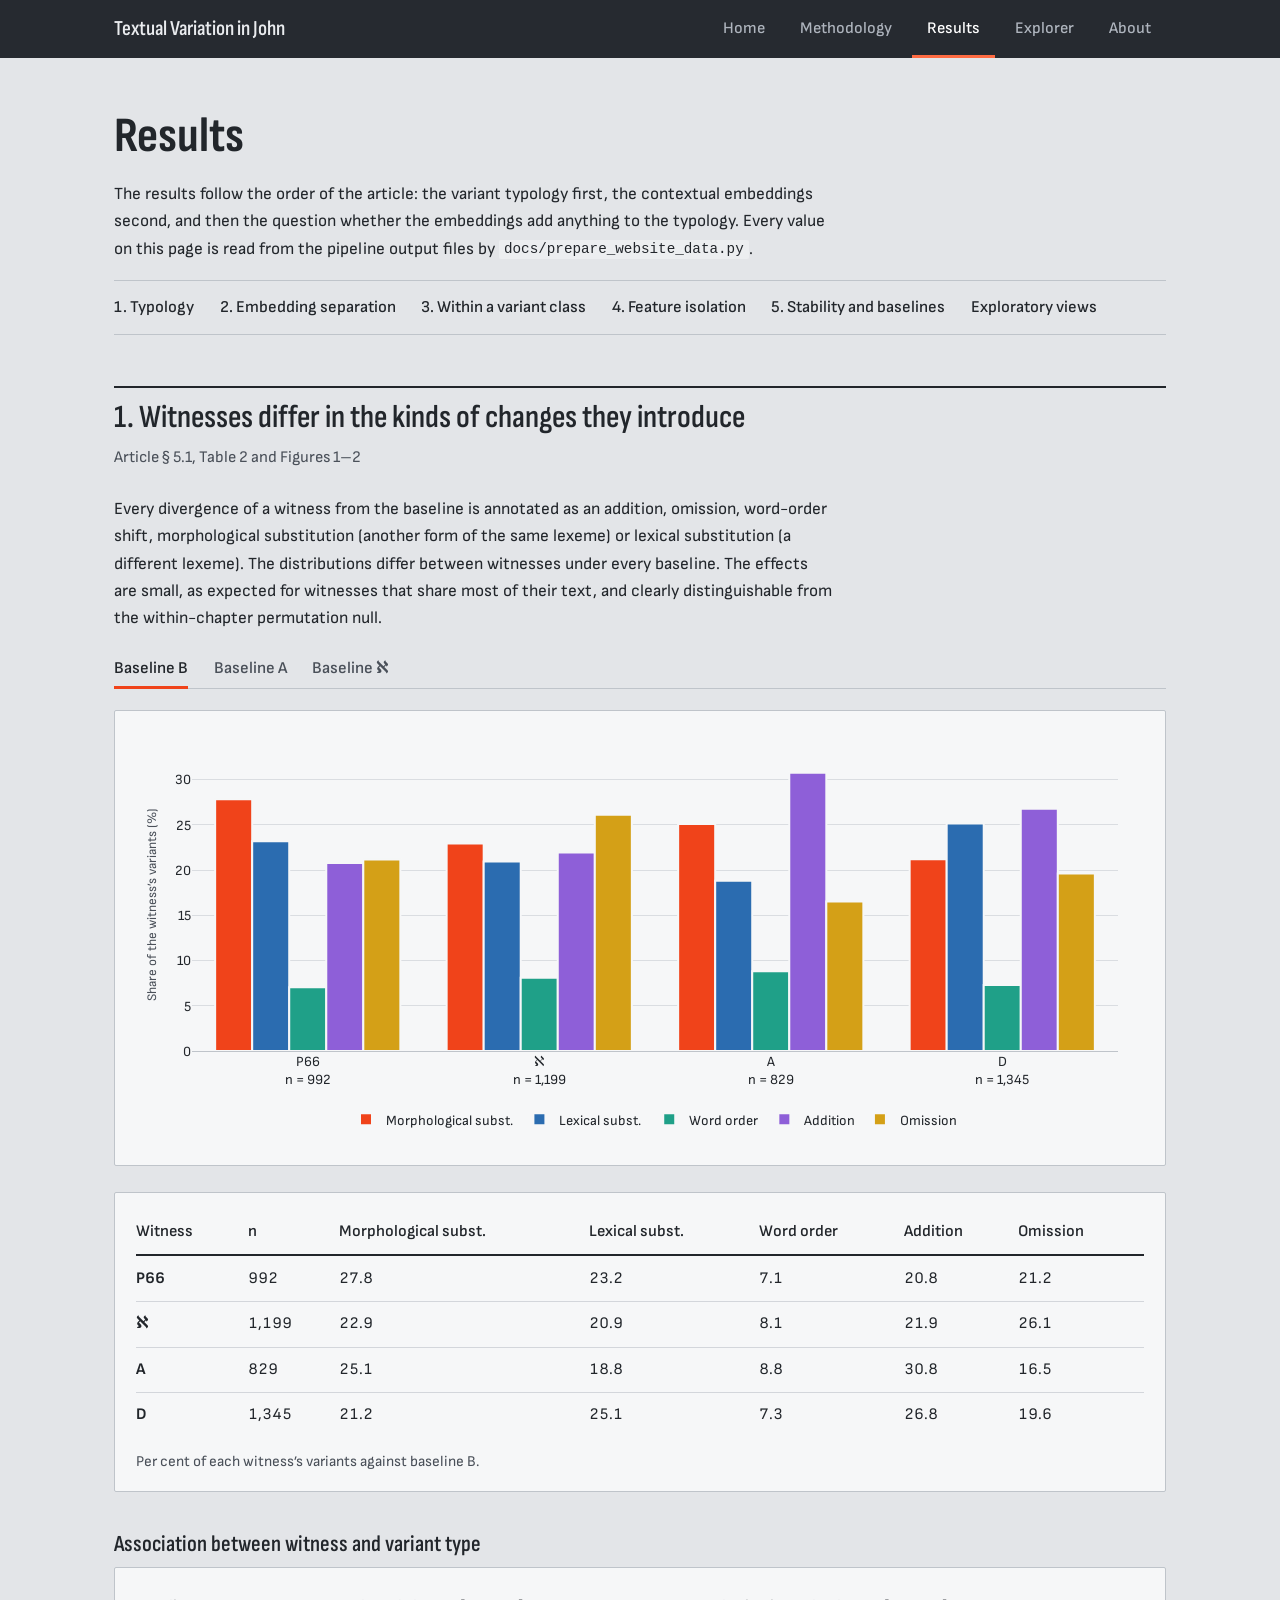
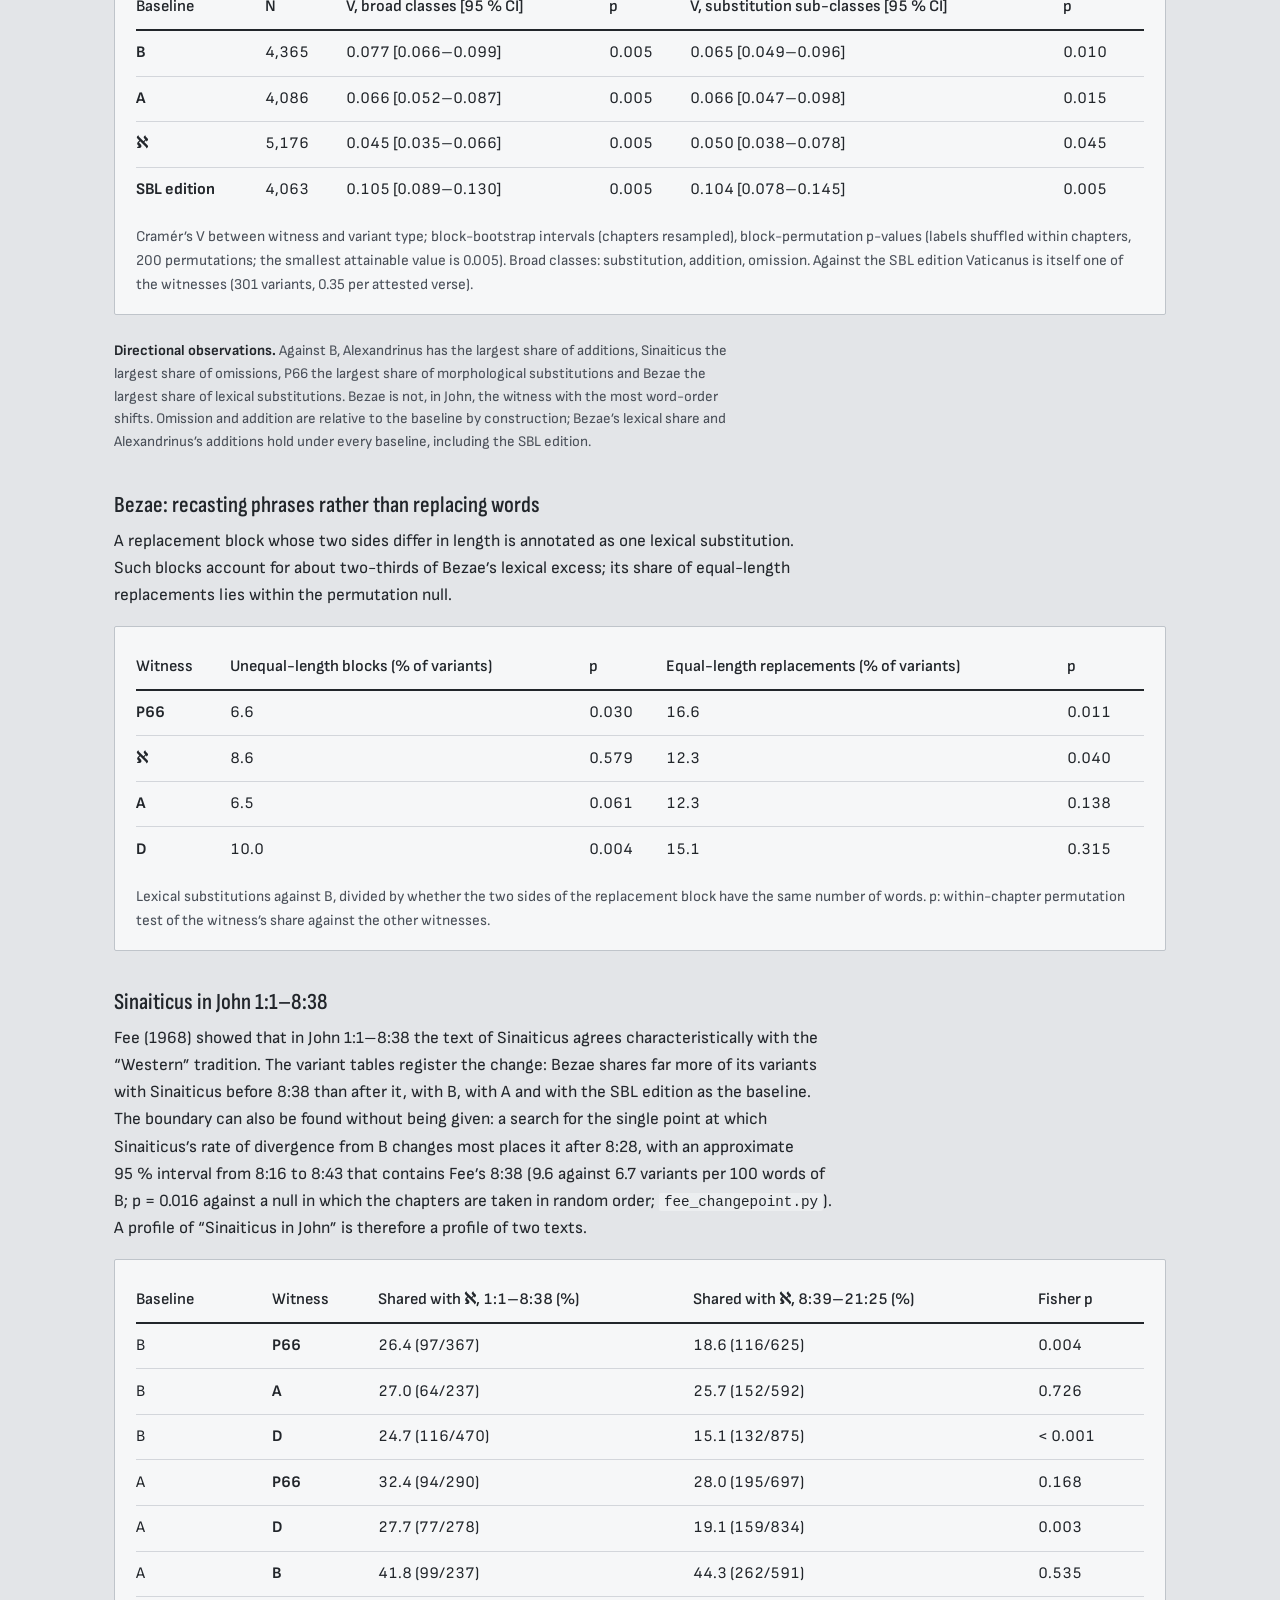
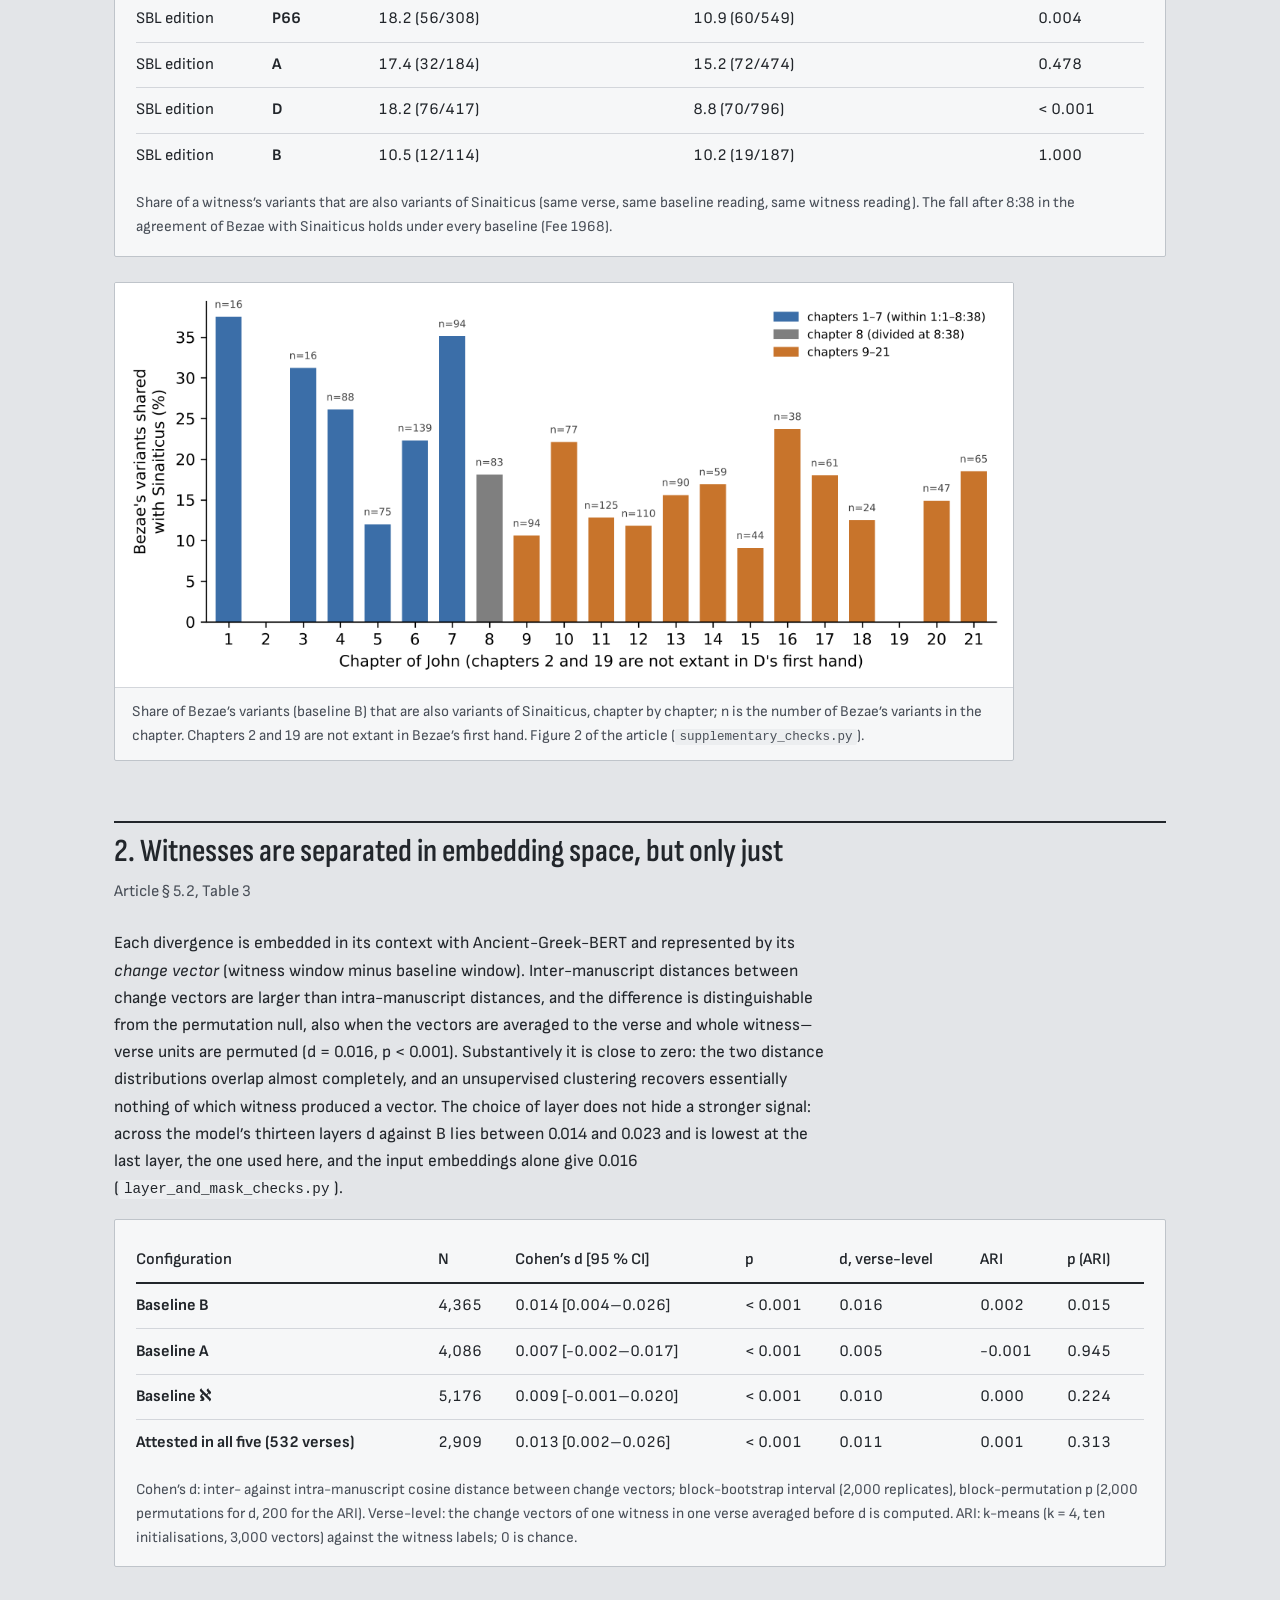
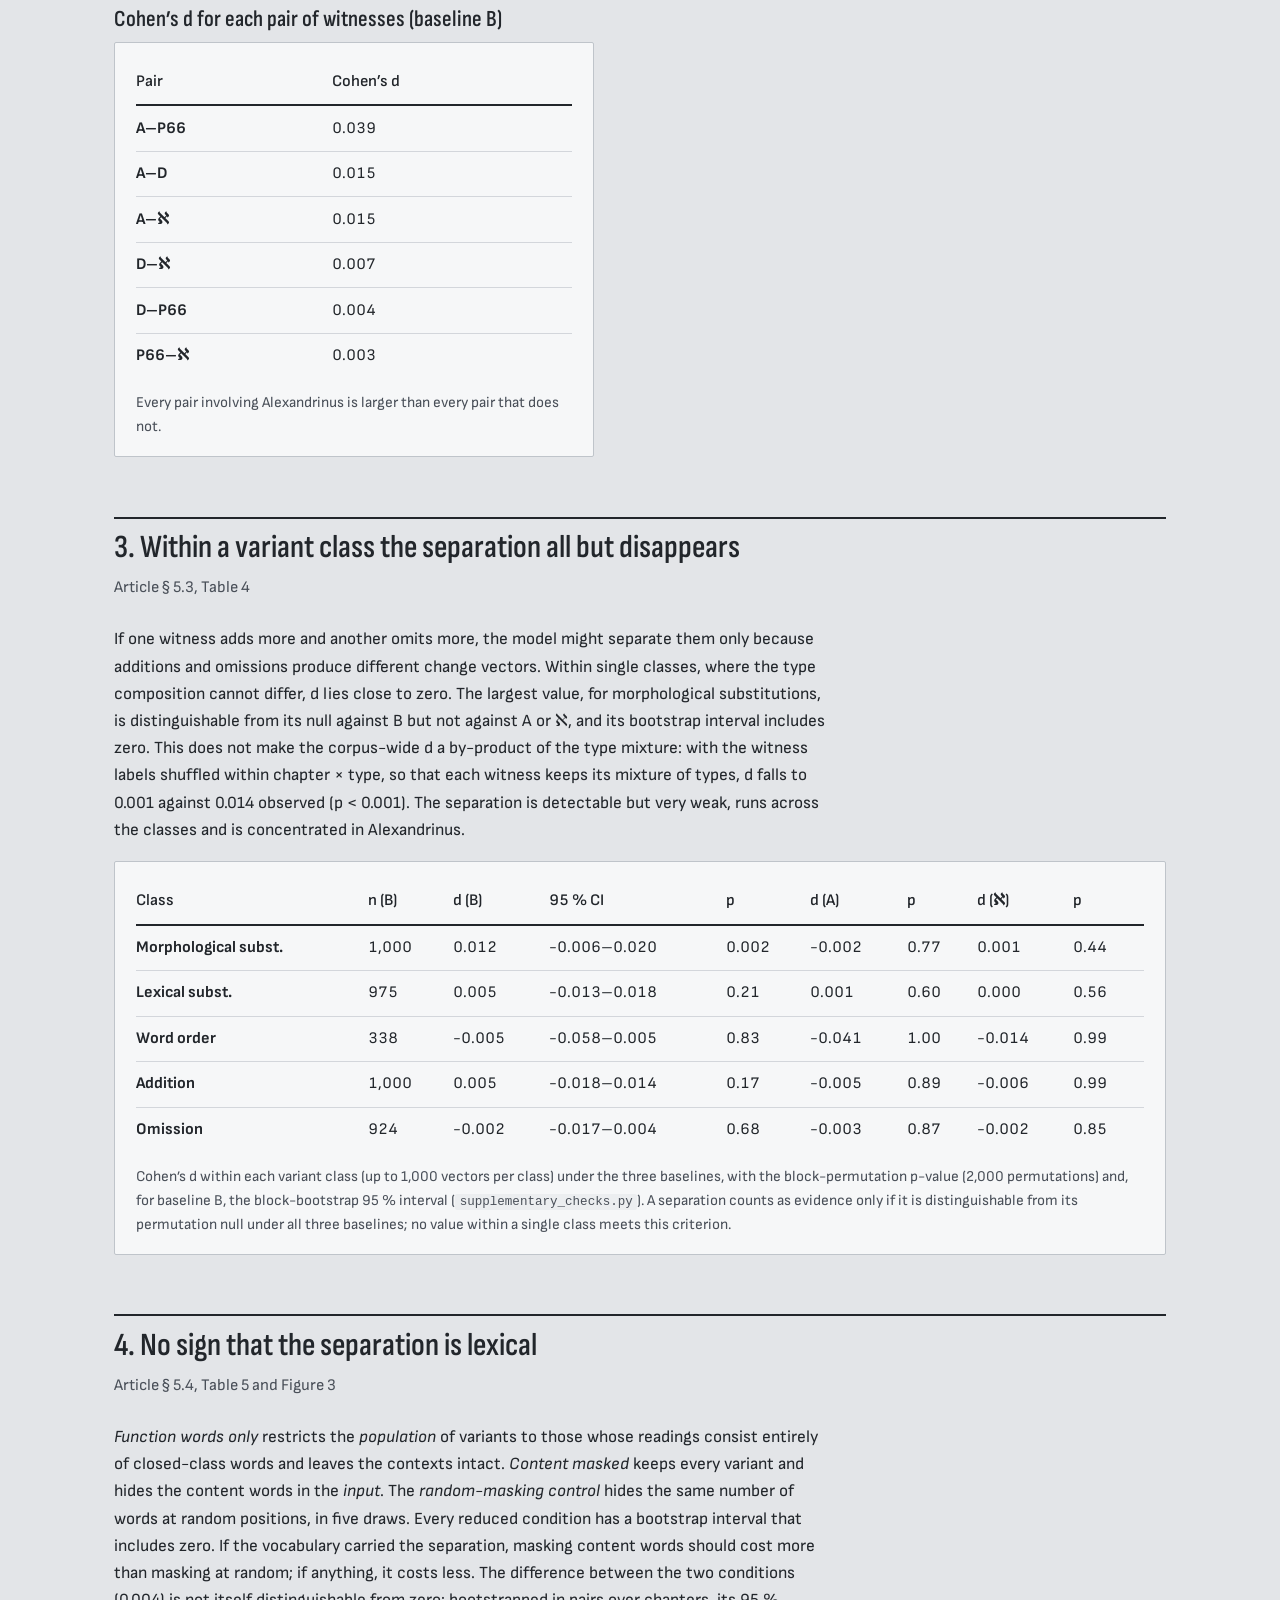
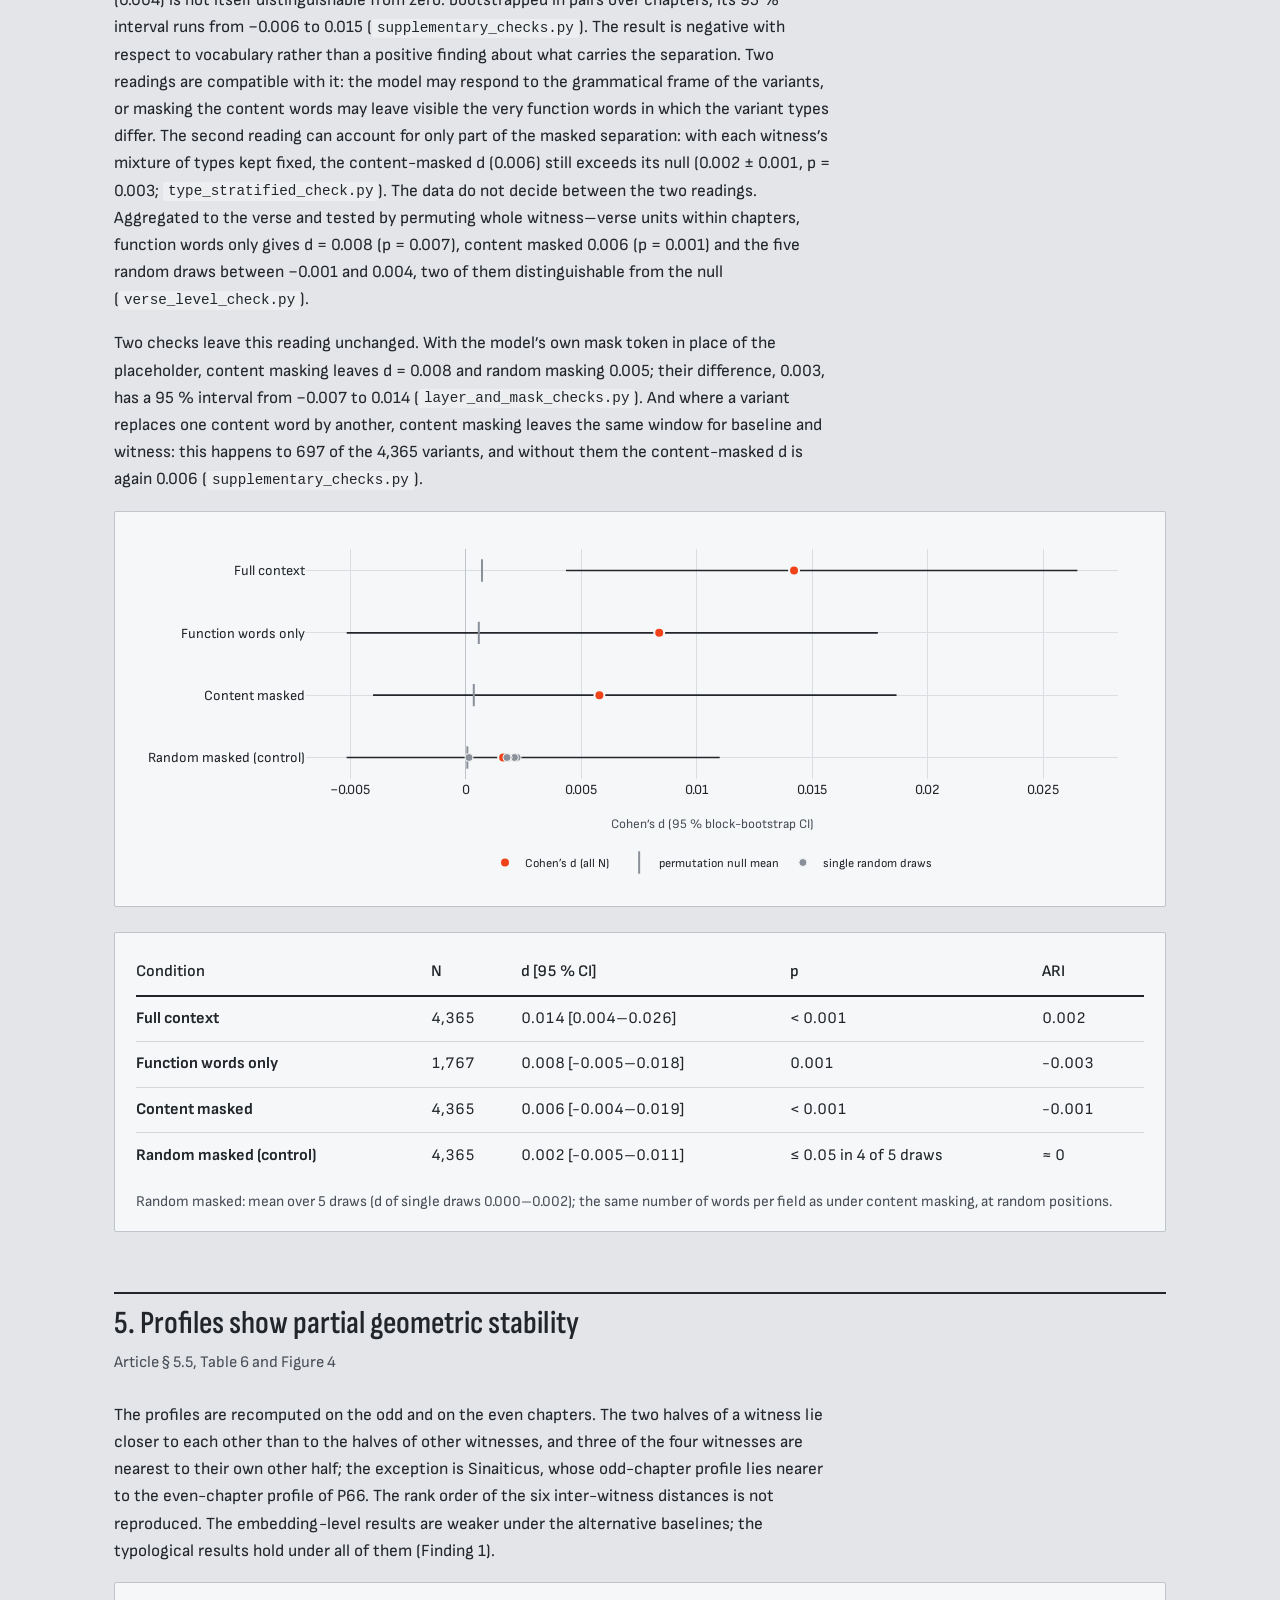
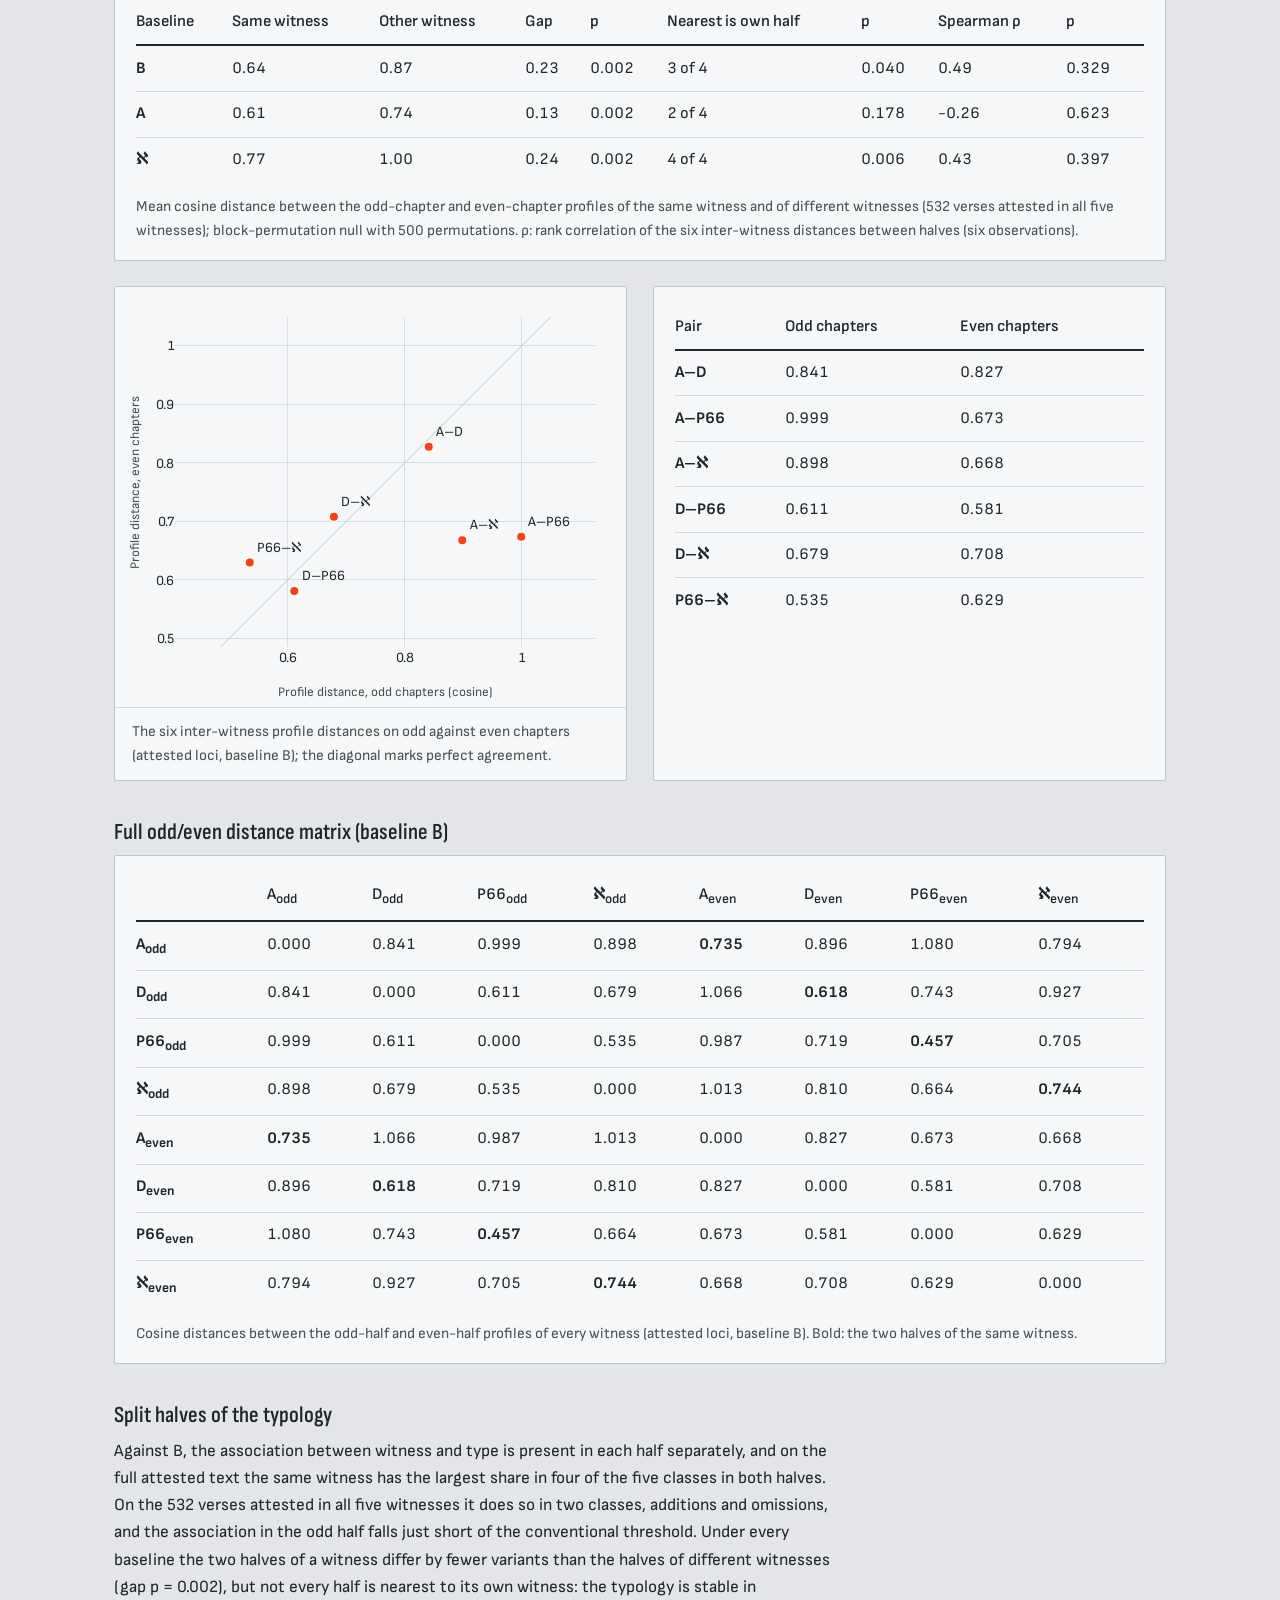
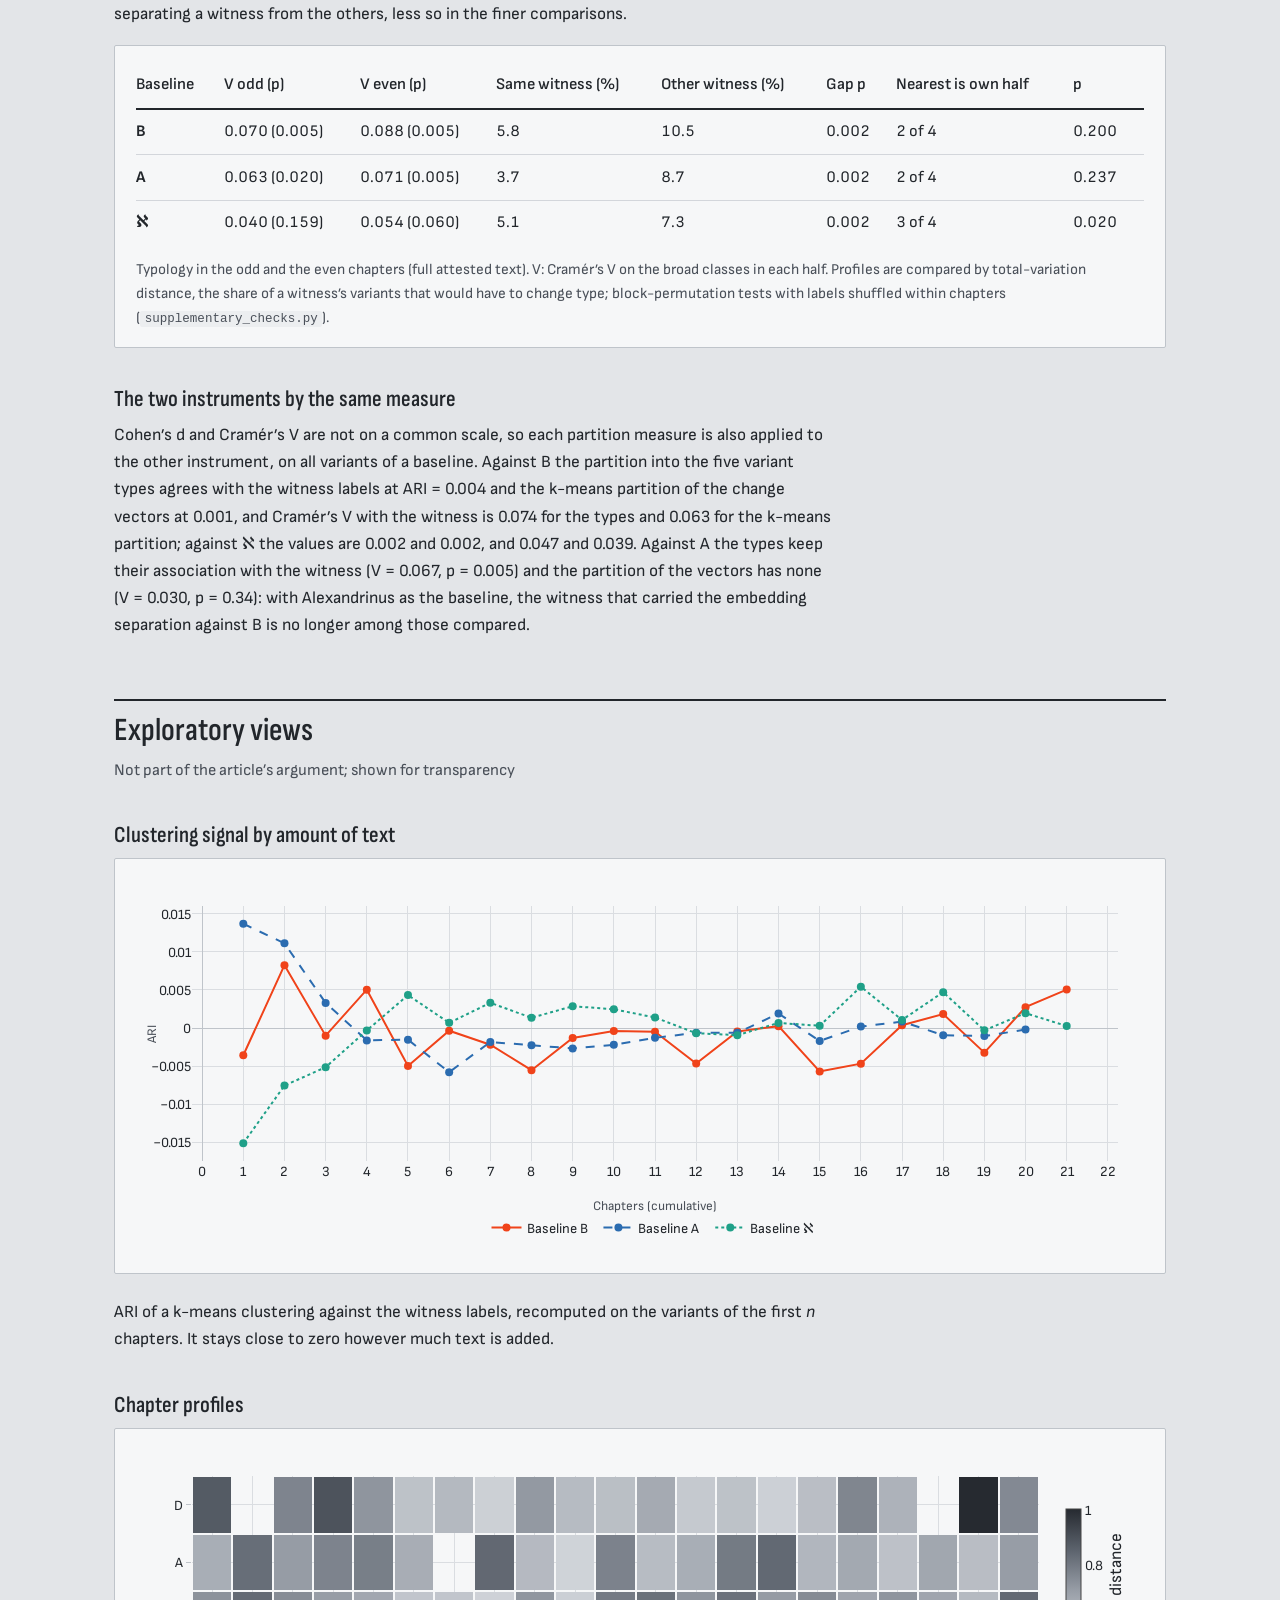
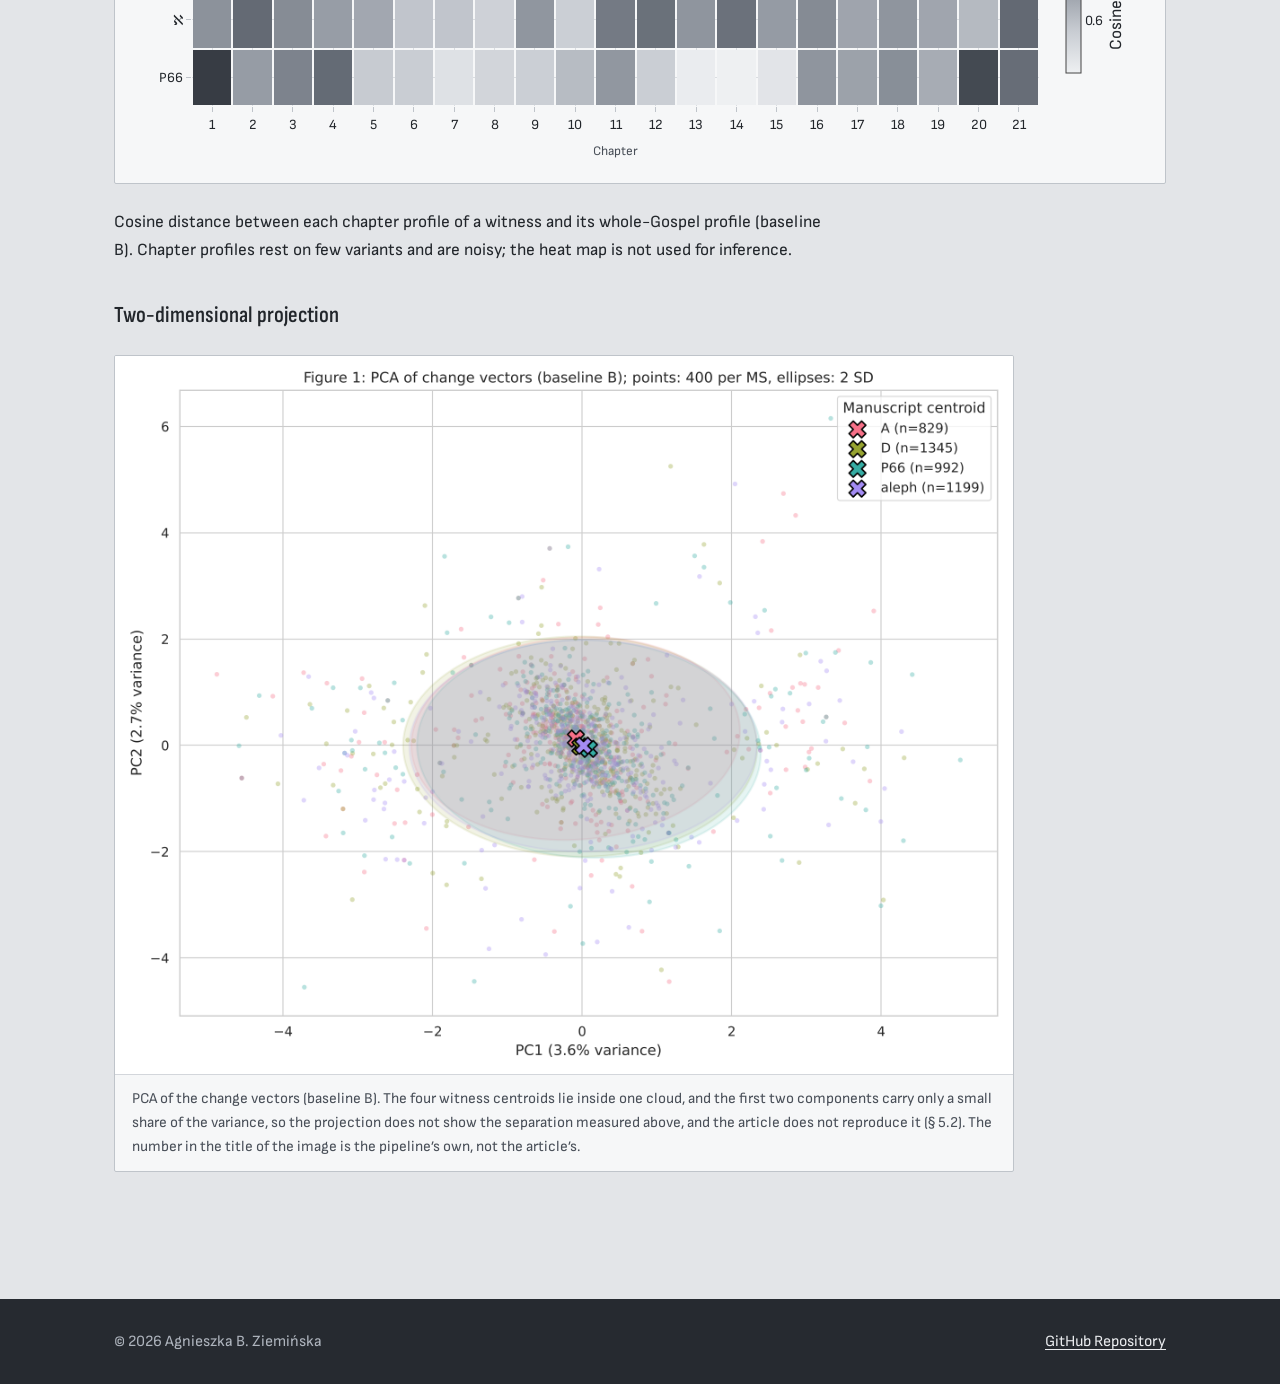
<file: docs/results.html>
<!DOCTYPE html>
<html lang="en">
<head>
  <meta charset="UTF-8">
  <meta name="viewport" content="width=device-width, initial-scale=1.0">
  <title>Results — Textual Variation in John</title>
  <meta name="description" content="Results of the computational analysis of textual variation in five Greek witnesses to the Gospel of John: variant typology first, contextual embeddings second.">
  <link rel="stylesheet" href="css/style.css">
  <script src="https://cdn.plot.ly/plotly-2.27.0.min.js"></script>
</head>
<body>

  <nav class="site-nav">
    <div class="nav-inner">
      <a href="index.html" class="nav-brand">Textual Variation in John</a>
      <button class="nav-toggle" aria-label="Toggle navigation">
        <span></span><span></span><span></span>
      </button>
      <ul class="nav-links">
        <li><a href="index.html">Home</a></li>
        <li><a href="methodology.html">Methodology</a></li>
        <li><a href="results.html">Results</a></li>
        <li><a href="explorer.html">Explorer</a></li>
        <li><a href="about.html">About</a></li>
      </ul>
    </div>
  </nav>

  <main class="container">

    <h1>Results</h1>
    <p>
      The results follow the order of the article: the variant typology first, the contextual
      embeddings second, and then the question whether the embeddings add anything to the
      typology. Every value on this page is read from the pipeline output files by
      <code>docs/prepare_website_data.py</code>.
    </p>
    <nav class="toc">
      <a href="#finding-1">1. Typology</a>
      <a href="#finding-2">2. Embedding separation</a>
      <a href="#finding-3">3. Within a variant class</a>
      <a href="#finding-4">4. Feature isolation</a>
      <a href="#finding-5">5. Stability and baselines</a>
      <a href="#exploratory">Exploratory views</a>
    </nav>

    <!-- Finding 1 -->
    <section id="finding-1">
      <h2 class="section-title">1. Witnesses differ in the kinds of changes they introduce</h2>
      <p class="section-subtitle">Article § 5.1, Table 2 and Figures 1&ndash;2</p>
      <p>
        Every divergence of a witness from the baseline is annotated as an addition, omission,
        word-order shift, morphological substitution (another form of the same lexeme) or lexical
        substitution (a different lexeme). The distributions differ between witnesses under every
        baseline. The effects are small, as expected for witnesses that share most of their text,
        and clearly distinguishable from the within-chapter permutation null.
      </p>
      <div class="tab-bar" id="type-baseline-tabs">
        <button class="tab-btn active" data-baseline="B">Baseline B</button>
        <button class="tab-btn" data-baseline="A">Baseline A</button>
        <button class="tab-btn" data-baseline="ℵ">Baseline ℵ</button>
      </div>
      <div class="chart-container">
        <div id="chart-types" style="height:420px;"></div>
      </div>
      <div class="card" style="overflow-x:auto;" id="table-types"></div>

      <h3>Association between witness and variant type</h3>
      <div class="card" style="overflow-x:auto;" id="table-typology"></div>

      <div class="callout">
        <strong>Directional observations.</strong> Against B, Alexandrinus has the largest share of
        additions, Sinaiticus the largest share of omissions, P66 the largest share of morphological
        substitutions and Bezae the largest share of lexical substitutions. Bezae is not, in John,
        the witness with the most word-order shifts. Omission and addition are relative to the
        baseline by construction; Bezae&rsquo;s lexical share and Alexandrinus&rsquo;s additions hold
        under every baseline, including the SBL edition.
      </div>

      <h3>Bezae: recasting phrases rather than replacing words</h3>
      <p>
        A replacement block whose two sides differ in length is annotated as one lexical
        substitution. Such blocks account for about two-thirds of Bezae&rsquo;s lexical excess;
        its share of equal-length replacements lies within the permutation null.
      </p>
      <div class="card" style="overflow-x:auto;" id="table-bezae"></div>

      <h3>Sinaiticus in John 1:1&ndash;8:38</h3>
      <p>
        Fee (1968) showed that in John 1:1&ndash;8:38 the text of Sinaiticus agrees characteristically
        with the &ldquo;Western&rdquo; tradition. The variant tables register the change: Bezae shares
        far more of its variants with Sinaiticus before 8:38 than after it, with B, with A and with
        the SBL edition as the baseline.
        The boundary can also be found without being given: a search for the single point at which
        Sinaiticus&rsquo;s rate of divergence from B changes most places it after 8:28, with an
        approximate 95&nbsp;% interval from 8:16 to 8:43 that contains Fee&rsquo;s 8:38 (9.6 against
        6.7 variants per 100 words of B; p = 0.016 against a null in which the chapters are taken in
        random order; <code>fee_changepoint.py</code>).
        A profile of &ldquo;Sinaiticus in John&rdquo; is therefore a profile of two texts.
      </p>
      <div class="card" style="overflow-x:auto;" id="table-sinaiticus"></div>
      <div class="fig-gallery single">
        <div class="fig-item">
          <img src="img/fig8_aleph_D_by_chapter.png" alt="Bar chart: share of Bezae's variants shared with Sinaiticus, by chapter of John" loading="lazy">
          <div class="fig-caption">
            Share of Bezae&rsquo;s variants (baseline B) that are also variants of Sinaiticus, chapter by
            chapter; n is the number of Bezae&rsquo;s variants in the chapter. Chapters 2 and 19 are not
            extant in Bezae&rsquo;s first hand. Figure 2 of the article (<code>supplementary_checks.py</code>).
          </div>
        </div>
      </div>
    </section>

    <!-- Finding 2 -->
    <section id="finding-2">
      <h2 class="section-title">2. Witnesses are separated in embedding space, but only just</h2>
      <p class="section-subtitle">Article § 5.2, Table 3</p>
      <p>
        Each divergence is embedded in its context with Ancient-Greek-BERT and represented by its
        <em>change vector</em> (witness window minus baseline window). Inter-manuscript distances
        between change vectors are larger than intra-manuscript distances, and the difference is
        distinguishable from the permutation null, also when the vectors are averaged to the verse and
        whole witness&ndash;verse units are permuted (d = 0.016, p &lt; 0.001). Substantively it is close to zero: the two
        distance distributions overlap almost completely, and an unsupervised clustering recovers
        essentially nothing of which witness produced a vector. The choice of layer does not hide a
        stronger signal: across the model&rsquo;s thirteen layers d against B lies between 0.014 and
        0.023 and is lowest at the last layer, the one used here, and the input embeddings alone give
        0.016 (<code>layer_and_mask_checks.py</code>).
      </p>
      <div class="card" style="overflow-x:auto;" id="table-embedding"></div>
      <h3>Cohen&rsquo;s d for each pair of witnesses (baseline B)</h3>
      <div class="card" style="overflow-x:auto; max-width:480px;" id="table-pairs"></div>
    </section>

    <!-- Finding 3 -->
    <section id="finding-3">
      <h2 class="section-title">3. Within a variant class the separation all but disappears</h2>
      <p class="section-subtitle">Article § 5.3, Table 4</p>
      <p>
        If one witness adds more and another omits more, the model might separate them only
        because additions and omissions produce different change vectors. Within single classes,
        where the type composition cannot differ, d lies close to zero. The largest value, for
        morphological substitutions, is distinguishable from its null against B but not against A
        or &#x2135;, and its bootstrap interval includes zero. This does not make the corpus-wide d a
        by-product of the type mixture: with the witness labels shuffled within chapter &times; type, so
        that each witness keeps its mixture of types, d falls to 0.001 against 0.014 observed
        (p &lt; 0.001). The separation is detectable but very weak, runs across the classes and is
        concentrated in Alexandrinus.
      </p>
      <div class="card" style="overflow-x:auto;" id="table-within"></div>
    </section>

    <!-- Finding 4 -->
    <section id="finding-4">
      <h2 class="section-title">4. No sign that the separation is lexical</h2>
      <p class="section-subtitle">Article § 5.4, Table 5 and Figure 3</p>
      <p>
        <em>Function words only</em> restricts the <em>population</em> of variants to those whose
        readings consist entirely of closed-class words and leaves the contexts intact.
        <em>Content masked</em> keeps every variant and hides the content words in the
        <em>input</em>. The <em>random-masking control</em> hides the same number of words at random
        positions, in five draws. Every reduced condition has a bootstrap interval that includes
        zero. If the vocabulary carried the separation, masking content words should cost more than
        masking at random; if anything, it costs less. The difference between the two conditions
        (0.004) is not itself distinguishable from zero: bootstrapped in pairs over chapters, its
        95 % interval runs from &minus;0.006 to 0.015 (<code>supplementary_checks.py</code>). The
        result is negative with respect to vocabulary rather than a positive finding about what
        carries the separation. Two readings are compatible with it: the model may respond to the
        grammatical frame of the variants, or masking the content words may leave visible the very
        function words in which the variant types differ. The second reading can account for only
        part of the masked separation: with each witness&rsquo;s mixture of types kept fixed, the
        content-masked d (0.006) still exceeds its null (0.002 &plusmn; 0.001, p = 0.003;
        <code>type_stratified_check.py</code>). The data do not decide between the two readings.
        Aggregated to the verse and tested by permuting whole witness&ndash;verse units within
        chapters, function words only gives d = 0.008 (p = 0.007), content masked 0.006
        (p = 0.001) and the five random draws between &minus;0.001 and 0.004, two of them
        distinguishable from the null (<code>verse_level_check.py</code>).
      </p>
      <p>
        Two checks leave this reading unchanged. With the model&rsquo;s own mask token in place of
        the placeholder, content masking leaves d = 0.008 and random masking 0.005; their difference,
        0.003, has a 95 % interval from &minus;0.007 to 0.014 (<code>layer_and_mask_checks.py</code>).
        And where a variant replaces one content word by another, content masking leaves the same
        window for baseline and witness: this happens to 697 of the 4,365 variants, and without them
        the content-masked d is again 0.006 (<code>supplementary_checks.py</code>).
      </p>
      <div class="chart-container">
        <div id="chart-features" style="height:360px;"></div>
      </div>
      <div class="card" style="overflow-x:auto;" id="table-features"></div>
    </section>

    <!-- Finding 5 -->
    <section id="finding-5">
      <h2 class="section-title">5. Profiles show partial geometric stability</h2>
      <p class="section-subtitle">Article § 5.5, Table 6 and Figure 4</p>
      <p>
        The profiles are recomputed on the odd and on the even chapters. The two halves of a
        witness lie closer to each other than to the halves of other witnesses, and three of the four
        witnesses are nearest to their own other half; the exception is Sinaiticus, whose odd-chapter
        profile lies nearer to the even-chapter profile of P66. The rank order of the six
        inter-witness distances is not reproduced. The embedding-level results are weaker under
        the alternative baselines; the typological results hold under all of them (Finding 1).
      </p>
      <div class="card" style="overflow-x:auto;" id="table-splithalf-summary"></div>
      <div class="fig-gallery">
        <div class="fig-item">
          <div id="chart-splithalf" style="height:420px;"></div>
          <div class="fig-caption">The six inter-witness profile distances on odd against even chapters
            (attested loci, baseline B); the diagonal marks perfect agreement.</div>
        </div>
        <div class="fig-item">
          <div class="card" style="overflow-x:auto;" id="table-splithalf-pairs"></div>
        </div>
      </div>
      <h3>Full odd/even distance matrix (baseline B)</h3>
      <div class="card" style="overflow-x:auto;" id="table-splithalf-matrix"></div>

      <h3>Split halves of the typology</h3>
      <p>
        Against B, the association between witness and type is present in each half separately, and
        on the full attested text the same witness has the largest share in four of the five classes
        in both halves. On the 532 verses attested in all five witnesses it does so in two classes,
        additions and omissions, and the association in the odd half falls just short of the
        conventional threshold. Under every baseline the two halves of a witness differ by fewer
        variants than the halves of different witnesses (gap p = 0.002), but not every half is
        nearest to its own witness: the typology is stable in separating a witness from the others,
        less so in the finer comparisons.
      </p>
      <div class="card" style="overflow-x:auto;" id="table-typology-splithalf"></div>

      <h3>The two instruments by the same measure</h3>
      <p>
        Cohen&rsquo;s d and Cramér&rsquo;s V are not on a common scale, so each partition measure is also
        applied to the other instrument, on all variants of a baseline. Against B the partition into the
        five variant types agrees with the witness labels at ARI = 0.004 and the k-means partition of the
        change vectors at 0.001, and Cramér&rsquo;s V with the witness is 0.074 for the types and 0.063 for
        the k-means partition; against &#x2135; the values are 0.002 and 0.002, and 0.047 and 0.039. Against A
        the types keep their association with the witness (V = 0.067, p = 0.005) and the partition of the
        vectors has none (V = 0.030, p = 0.34): with Alexandrinus as the baseline, the witness that
        carried the embedding separation against B is no longer among those compared.
      </p>
    </section>

    <!-- Exploratory -->
    <section id="exploratory">
      <h2 class="section-title">Exploratory views</h2>
      <p class="section-subtitle">Not part of the article&rsquo;s argument; shown for transparency</p>

      <h3>Clustering signal by amount of text</h3>
      <div class="chart-container">
        <div id="chart-cumulative" style="height:380px;"></div>
      </div>
      <p>
        ARI of a k-means clustering against the witness labels, recomputed on the variants of the
        first <em>n</em> chapters. It stays close to zero however much text is added.
      </p>

      <h3>Chapter profiles</h3>
      <div class="chart-container">
        <div id="chart-stability" style="height:320px;"></div>
      </div>
      <p>
        Cosine distance between each chapter profile of a witness and its whole-Gospel profile
        (baseline B). Chapter profiles rest on few variants and are noisy; the heat map is not
        used for inference.
      </p>

      <h3>Two-dimensional projection</h3>
      <div class="fig-gallery single">
        <div class="fig-item">
          <img src="img/fig1_pca_full_B.png" alt="PCA projection of change vectors, baseline B" loading="lazy">
          <div class="fig-caption">
            PCA of the change vectors (baseline B). The four witness centroids lie inside one cloud,
            and the first two components carry only a small share of the variance, so the projection
            does not show the separation measured above, and the article does not reproduce it
            (§ 5.2). The number in the title of the image is the pipeline&rsquo;s own, not the
            article&rsquo;s.
          </div>
        </div>
      </div>
    </section>

  </main>

  <footer class="site-footer">
    <div class="footer-inner">
      <span>&copy; 2026 Agnieszka B. Ziemińska</span>
      <a href="https://github.com/Agnieszkachr/scribal-fingerprints" target="_blank" rel="noopener">GitHub Repository</a>
    </div>
  </footer>

  <script src="js/main.js"></script>
  <script src="data/stats_summary.js"></script>
  <script src="data/article_checks.js"></script>
  <script src="data/type_counts_all.js"></script>
  <script src="data/cumulative_ari.js"></script>
  <script src="data/chapter_stability.js"></script>
  <script src="js/charts.js"></script>
  <script>
    renderTypeShares('chart-types', 'table-types', 'B');
    document.querySelectorAll('#type-baseline-tabs .tab-btn').forEach(btn => {
      btn.addEventListener('click', () => {
        document.querySelectorAll('#type-baseline-tabs .tab-btn').forEach(b => b.classList.remove('active'));
        btn.classList.add('active');
        renderTypeShares('chart-types', 'table-types', btn.dataset.baseline);
      });
    });
    renderTypologyTable('table-typology');
    renderBezaeBlocks('table-bezae');
    renderSinaiticusTable('table-sinaiticus');
    renderEmbeddingTable('table-embedding');
    renderPairTable('table-pairs');
    renderWithinClassTable('table-within');
    renderFeaturePlot('chart-features', 'table-features');
    renderSplitHalfSummary('table-splithalf-summary');
    renderSplitHalf('chart-splithalf', 'table-splithalf-pairs', 'table-splithalf-matrix', 'B');
    renderTypologySplitHalf('table-typology-splithalf');
    renderCumulativeChart('chart-cumulative');
    renderStabilityHeatmap('chart-stability');
  </script>
</body>
</html>
</file>
<file: docs/css/style.css>
/* ============================================================
   TEXTUAL VARIATION IN JOHN
   Grey ground, graphite bands and ink, one bright tomato for marks and links.
   ============================================================ */

@import url('https://fonts.googleapis.com/css2?family=Sofia+Sans:ital,wght@0,400;0,500;0,600;0,700;1,400&family=Sofia+Sans+Condensed:wght@500;600;700&family=Gentium+Plus:ital,wght@0,400;0,700;1,400&display=swap');

:root {
  /* grey: the ground of every page */
  --ground:        #E3E5E8;
  --panel:         #ECEEF0;
  --surface:       #F6F7F8;
  --rule:          #BFC4CA;
  --rule-soft:     #D3D6DB;

  /* graphite: bands, headings, text */
  --graphite:      #262A30;
  --graphite-2:    #353A42;
  --ink:           #22262B;
  --ink-2:         #4A5059;
  --on-graphite:   #E9EBEE;
  --on-graphite-2: #AEB4BD;

  /* tomato: links, marks, the active state */
  --tomato:        #F0431A;
  --tomato-deep:   #B8300C;
  --tomato-ink:    #8F2407;
  --tomato-bright: #FF6B42;
  --tomato-wash:   #FADCD2;

  --font-display:  'Sofia Sans Condensed', 'Sofia Sans', 'Arial Narrow', sans-serif;
  --font-body:     'Sofia Sans', 'Segoe UI', 'Helvetica Neue', Arial, sans-serif;
  --font-greek:    'Gentium Plus', 'Gentium', 'Palatino Linotype', 'Times New Roman', serif;
  --font-mono:     ui-monospace, 'Cascadia Mono', Consolas, 'Liberation Mono', monospace;

  --max-width:     1120px;
  --content-width: 800px;
  --radius:        2px;

  /* names used by inline styles in the pages */
  --bg:            var(--ground);
  --bg-card:       var(--surface);
  --bg-alt:        var(--panel);
  --text:          var(--ink);
  --text-muted:    var(--ink-2);
  --text-light:    var(--ink-2);
  --accent:        var(--tomato);
  --accent-dark:   var(--tomato-deep);
  --border:        var(--rule);
  --border-light:  var(--rule-soft);
}

*, *::before, *::after {
  box-sizing: border-box;
  margin: 0;
  padding: 0;
}

html {
  font-size: 17px;
  -webkit-font-smoothing: antialiased;
  -moz-osx-font-smoothing: grayscale;
}

body {
  font-family: var(--font-body);
  color: var(--ink);
  background-color: var(--ground);
  line-height: 1.6;
  min-height: 100vh;
  display: flex;
  flex-direction: column;
  font-variant-numeric: lining-nums;
}

/* --- Type --- */
h1, h2, h3, h4 {
  font-family: var(--font-display);
  color: var(--ink);
  line-height: 1.12;
  letter-spacing: 0;
}

h1 { font-size: 2.9rem; font-weight: 700; margin-bottom: 1rem; }
h2 { font-size: 1.9rem; font-weight: 600; margin-bottom: 0.75rem; }
h3 { font-size: 1.35rem; font-weight: 600; margin-bottom: 0.5rem; line-height: 1.2; }
h4 { font-size: 1.1rem; font-weight: 600; margin-bottom: 0.5rem; }

p {
  margin-bottom: 1rem;
  max-width: 72ch;
}

a {
  color: var(--tomato-deep);
  text-decoration: underline;
  text-decoration-thickness: 1px;
  text-underline-offset: 0.18em;
}

a:hover {
  color: var(--tomato-ink);
  text-decoration-thickness: 2px;
}

:focus-visible {
  outline: 2px solid var(--tomato);
  outline-offset: 2px;
}

code, .mono {
  font-family: var(--font-mono);
  font-size: 0.84em;
  background: var(--panel);
  padding: 0.1em 0.35em;
  border-radius: var(--radius);
}

.greek-text {
  font-family: var(--font-greek);
  font-size: 1.06em;
  font-style: normal;
}

/* --- Navigation: a graphite band on every page --- */
.site-nav {
  background: var(--graphite);
  position: sticky;
  top: 0;
  z-index: 100;
}

.nav-inner {
  max-width: var(--max-width);
  margin: 0 auto;
  padding: 0 2rem;
  display: flex;
  align-items: stretch;
  justify-content: space-between;
  height: 58px;
}

.nav-brand {
  font-family: var(--font-display);
  font-weight: 600;
  font-size: 1.25rem;
  color: var(--on-graphite);
  text-decoration: none;
  display: flex;
  align-items: center;
}

.nav-brand:hover {
  color: #fff;
}

.nav-links {
  display: flex;
  gap: 0.25rem;
  list-style: none;
}

.nav-links li {
  display: flex;
}

.nav-links a {
  display: flex;
  align-items: center;
  padding: 0 0.9rem;
  font-size: 0.95rem;
  font-weight: 500;
  color: var(--on-graphite-2);
  text-decoration: none;
  border-bottom: 3px solid transparent;
  border-top: 3px solid transparent;
}

.nav-links a:hover {
  color: #fff;
}

.nav-links a.active {
  color: #fff;
  border-bottom-color: var(--tomato-bright);
}

.nav-toggle {
  display: none;
  background: none;
  border: none;
  cursor: pointer;
  padding: 0.5rem;
  align-self: center;
}

.nav-toggle span {
  display: block;
  width: 22px;
  height: 2px;
  background: var(--on-graphite);
  margin: 5px 0;
}

/* --- Layout --- */
.container {
  max-width: var(--max-width);
  margin: 0 auto;
  padding: 0 2rem;
}

.content-narrow {
  max-width: var(--content-width);
  margin: 0 auto;
}

main,
main.container {
  flex: 1;
  padding-top: 3rem;
  padding-bottom: 4rem;
  width: 100%;
  min-width: 0;
}

main.home {
  padding-top: 0;
}

section,
section.container {
  margin-bottom: 3.5rem;
}

.section-title {
  border-top: 2px solid var(--ink);
  padding-top: 0.7rem;
  margin-bottom: 1.25rem;
}

.section-subtitle {
  font-size: 0.95rem;
  color: var(--ink-2);
  margin-top: -0.75rem;
  margin-bottom: 1.5rem;
}

section h3 {
  margin-top: 2.25rem;
}

section[id] {
  scroll-margin-top: 5rem;
}

/* --- Home: title band and the collated verse --- */
.hero {
  background: var(--graphite);
  color: var(--on-graphite);
  padding: 3.5rem 0 6.5rem;
  margin-bottom: 0;
}

.hero h1 {
  color: #fff;
  font-size: 3.6rem;
  line-height: 1.02;
  max-width: 21ch;
  margin-bottom: 1.25rem;
}

.hero .author {
  font-size: 1.05rem;
  font-weight: 500;
  color: var(--on-graphite);
  margin-bottom: 1.25rem;
}

.hero .summary {
  font-size: 1.05rem;
  max-width: 62ch;
  color: var(--on-graphite-2);
  margin-bottom: 0;
}

.hero .greek-text {
  color: var(--on-graphite);
}

.collation {
  background: var(--surface);
  border: 1px solid var(--rule);
  border-top: 4px solid var(--tomato);
  margin-top: -4rem;
  margin-bottom: 3.5rem;
  padding: 1.5rem 1.75rem 1.25rem;
}

.collation-scroll {
  overflow-x: auto;
}

.collation table {
  width: auto;
  min-width: 100%;
  border-collapse: collapse;
  font-size: 1rem;
}

.collation th,
.collation td {
  border: 0;
  background: none;
  padding: 0.3rem 0.5rem 0.3rem 0;
  white-space: nowrap;
  text-align: left;
  vertical-align: baseline;
}

.collation tr:hover td {
  background: none;
}

.collation th {
  font-family: var(--font-display);
  font-size: 1.05rem;
  font-weight: 600;
  color: var(--ink);
  padding-right: 1.1rem;
}

.collation td {
  font-family: var(--font-greek);
  font-size: 1.12rem;
  color: var(--ink);
}

.collation tr.base td {
  padding-bottom: 0.55rem;
}

.collation tr.base th,
.collation tr.base td {
  border-bottom: 1px solid var(--rule);
}

.collation tr.base + tr th,
.collation tr.base + tr td {
  padding-top: 0.55rem;
}

.collation td.same {
  color: var(--rule);
  text-align: center;
}

.collation td.var {
  color: var(--tomato);
  font-weight: 700;
}

.collation td.record {
  font-family: var(--font-body);
  font-size: 0.9rem;
  color: var(--ink-2);
  padding-left: 1rem;
  padding-right: 0;
  white-space: normal;
  min-width: 11rem;
  max-width: 13rem;
  line-height: 1.35;
}

.collation-caption {
  font-size: 0.92rem;
  color: var(--ink-2);
  max-width: 88ch;
  margin: 1rem 0 0;
  padding-top: 0.9rem;
  border-top: 1px solid var(--rule-soft);
}

/* --- Key figures (home) --- */
.figures td:nth-child(2) {
  font-family: var(--font-display);
  font-size: 1.5rem;
  font-weight: 600;
  white-space: nowrap;
  line-height: 1.1;
}

.figures td:first-child {
  font-weight: 600;
  white-space: nowrap;
}

.figures .p-note {
  font-family: var(--font-body);
  font-size: 0.85rem;
  font-weight: 400;
  color: var(--ink-2);
}

.site-links {
  list-style: none;
  display: grid;
  grid-template-columns: repeat(2, minmax(0, 1fr));
  gap: 0 3rem;
  border-top: 1px solid var(--rule);
}

.site-links li {
  padding: 0.9rem 0;
  border-bottom: 1px solid var(--rule);
}

.site-links a {
  font-family: var(--font-display);
  font-size: 1.3rem;
  font-weight: 600;
}

.site-links span {
  display: block;
  color: var(--ink-2);
  font-size: 0.95rem;
}

/* --- Stat grid (kept for pages that use it) --- */
.stat-grid {
  display: grid;
  grid-template-columns: repeat(auto-fit, minmax(220px, 1fr));
  gap: 0 2rem;
  margin: 1.5rem 0;
}

.stat-card {
  border-top: 1px solid var(--rule);
  padding: 0.9rem 0 1rem;
}

.stat-value {
  font-family: var(--font-display);
  font-size: 1.9rem;
  font-weight: 600;
  color: var(--ink);
  display: block;
  line-height: 1.1;
}

.stat-label {
  display: block;
  font-weight: 600;
}

.stat-sublabel {
  display: block;
  font-size: 0.9rem;
  color: var(--ink-2);
}

/* --- Panels --- */
.card {
  background: var(--surface);
  border: 1px solid var(--rule);
  border-radius: var(--radius);
  padding: 1rem 1.25rem;
  margin-bottom: 1.5rem;
}

.card-header {
  display: flex;
  align-items: center;
  justify-content: space-between;
  margin-bottom: 1rem;
}

.callout {
  margin: 1.25rem 0 1.75rem;
  font-size: 0.86rem;
  line-height: 1.55;
  color: var(--ink-2);
  max-width: 78ch;
}

.callout strong {
  color: var(--ink);
}

/* --- Tables --- */
table {
  width: 100%;
  border-collapse: collapse;
  font-size: 0.95rem;
  font-variant-numeric: lining-nums tabular-nums;
}

th, td {
  padding: 0.55rem 0.9rem 0.55rem 0;
  text-align: left;
  border-bottom: 1px solid var(--rule-soft);
  vertical-align: top;
}

th {
  font-weight: 600;
  color: var(--ink);
  border-bottom: 2px solid var(--ink);
  vertical-align: bottom;
}

tbody tr:last-child td {
  border-bottom: 0;
}

tbody tr:hover td {
  background: var(--panel);
}

.table-note {
  font-size: 0.88rem;
  color: var(--ink-2);
  margin: 0.75rem 0 0;
  max-width: none;
}

/* --- Buttons and tabs --- */
.btn {
  display: inline-flex;
  align-items: center;
  gap: 0.5rem;
  padding: 0.55rem 1.1rem;
  border-radius: var(--radius);
  font-family: var(--font-body);
  font-size: 0.95rem;
  font-weight: 600;
  border: 1px solid var(--ink);
  background: transparent;
  color: var(--ink);
  cursor: pointer;
  text-decoration: none;
}

.btn:hover {
  background: var(--panel);
  color: var(--ink);
}

.btn-primary {
  background: var(--graphite);
  border-color: var(--graphite);
  color: #fff;
}

.btn-primary:hover {
  background: var(--tomato-deep);
  border-color: var(--tomato-deep);
  color: #fff;
}

.tab-bar {
  display: flex;
  gap: 1.5rem;
  margin-bottom: 1.25rem;
  border-bottom: 1px solid var(--rule);
}

.tab-btn {
  padding: 0.5rem 0;
  border: none;
  background: none;
  font-family: var(--font-body);
  font-size: 0.97rem;
  font-weight: 600;
  color: var(--ink-2);
  cursor: pointer;
  border-bottom: 3px solid transparent;
  margin-bottom: -1px;
}

.tab-btn:hover {
  color: var(--ink);
}

.tab-btn.active {
  color: var(--ink);
  border-bottom-color: var(--tomato);
}

.tab-panel {
  display: none;
}

.tab-panel.active {
  display: block;
}

/* --- Pipeline: five steps in sequence --- */
.pipeline {
  display: flex;
  flex-wrap: wrap;
  align-items: stretch;
  margin: 2rem 0;
}

.pipeline-step {
  display: flex;
  flex: 1 1 150px;
}

.pipeline-step .step-box {
  flex: 1;
  background: var(--surface);
  border: 1px solid var(--rule);
  border-top: 4px solid var(--graphite);
  padding: 0.9rem 1rem 1rem;
}

.pipeline-step .step-num {
  display: block;
  font-size: 0.85rem;
  color: var(--ink-2);
}

.pipeline-step .step-title {
  display: block;
  font-family: var(--font-display);
  font-weight: 600;
  font-size: 1.25rem;
  line-height: 1.15;
  margin: 0.1rem 0 0.35rem;
}

.pipeline-step .step-desc {
  display: block;
  font-size: 0.88rem;
  color: var(--ink-2);
  line-height: 1.4;
}

.pipeline-arrow {
  font-size: 1.2rem;
  color: var(--ink-2);
  padding: 0 0.45rem;
  align-self: center;
}

/* --- Charts and figures --- */
.chart-container {
  background: var(--surface);
  border: 1px solid var(--rule);
  border-radius: var(--radius);
  padding: 1rem;
  margin-bottom: 1.5rem;
  max-width: 100%;
  min-width: 0;
  overflow: hidden;
}

.chart-title {
  font-family: var(--font-display);
  font-size: 1.2rem;
  font-weight: 600;
  margin-bottom: 0.5rem;
}

.chart-subtitle {
  font-size: 0.9rem;
  color: var(--ink-2);
  margin-bottom: 1rem;
}

.fig-gallery {
  display: grid;
  grid-template-columns: repeat(auto-fit, minmax(400px, 1fr));
  gap: 1.5rem;
  margin: 1.5rem 0;
}

.fig-gallery.single {
  grid-template-columns: 1fr;
  max-width: 900px;
}

.fig-item {
  background: var(--surface);
  border: 1px solid var(--rule);
  border-radius: var(--radius);
  overflow: hidden;
}

.fig-item .card {
  border: 0;
  margin: 0;
}

.fig-item img {
  width: 100%;
  height: auto;
  display: block;
  background: #fff;
}

.fig-caption {
  padding: 0.7rem 1rem;
  font-size: 0.88rem;
  color: var(--ink-2);
  border-top: 1px solid var(--rule-soft);
}

/* --- Coverage table: full, partial, none --- */
.coverage-table td {
  text-align: center;
  font-size: 0.85rem;
  padding: 0.35rem 0.5rem;
}

.coverage-table th {
  text-align: center;
  padding-right: 0.5rem;
  padding-left: 0.5rem;
}

.coverage-full {
  background: transparent;
  color: var(--ink);
}

.coverage-partial {
  background: var(--tomato-wash);
  color: var(--tomato-deep);
  font-weight: 600;
}

.coverage-none {
  background: var(--graphite-2);
  color: var(--on-graphite-2);
}

/* --- Explorer --- */
.dataTables_wrapper {
  font-family: var(--font-body);
  font-size: 0.95rem;
}

.dataTables_wrapper .dataTables_filter input,
.dataTables_wrapper .dataTables_length select,
div.dt-container .dt-search input,
div.dt-container .dt-length select {
  border: 1px solid var(--rule);
  border-radius: var(--radius);
  padding: 0.35rem 0.6rem;
  font-family: var(--font-body);
  font-size: 0.95rem;
  background: var(--surface);
  color: var(--ink);
}

table.dataTable thead th {
  background: none;
  border-bottom: 2px solid var(--ink);
}

table.dataTable td {
  font-family: var(--font-body);
}

.filter-bar {
  display: flex;
  gap: 1.5rem;
  margin-bottom: 1rem;
  flex-wrap: wrap;
  align-items: center;
}

.filter-bar label {
  font-size: 0.92rem;
  font-weight: 600;
  color: var(--ink);
  margin-right: 0.35rem;
}

.filter-bar select {
  border: 1px solid var(--rule);
  border-radius: var(--radius);
  padding: 0.35rem 0.6rem;
  font-size: 0.95rem;
  font-family: var(--font-body);
  background: var(--surface);
  color: var(--ink);
}

.sample-note {
  font-size: 0.86rem;
  line-height: 1.55;
  color: var(--ink-2);
  margin-bottom: 1.25rem;
  max-width: 80ch;
}

/* --- Results page: contents --- */
.toc {
  display: flex;
  flex-wrap: wrap;
  gap: 0.4rem 1.5rem;
  margin: 0 0 3rem;
  padding: 0.8rem 0;
  border-top: 1px solid var(--rule);
  border-bottom: 1px solid var(--rule);
  font-size: 0.97rem;
}

.toc a {
  color: var(--ink);
  font-weight: 500;
  text-decoration: none;
}

.toc a:hover {
  color: var(--tomato-deep);
  text-decoration: underline;
}

.findings-list {
  max-width: 72ch;
  margin: 0 0 1.5rem 1.1rem;
}

.findings-list li {
  margin-bottom: 0.6rem;
}

.findings-list li::marker {
  color: var(--tomato);
}

/* statistical symbols keep their case and slant in headers */
th .nc,
.stat-label .nc {
  text-transform: none;
}

/* --- Footer: the second graphite band --- */
.site-footer {
  background: var(--graphite);
  padding: 1.75rem 0;
  margin-top: auto;
  font-size: 0.92rem;
  color: var(--on-graphite-2);
}

.footer-inner {
  max-width: var(--max-width);
  margin: 0 auto;
  padding: 0 2rem;
  display: flex;
  justify-content: space-between;
  align-items: center;
  flex-wrap: wrap;
  gap: 1rem;
}

.footer-inner a {
  color: var(--on-graphite);
}

.footer-inner a:hover {
  color: #fff;
}

/* --- Small screens --- */
@media (max-width: 768px) {
  html { font-size: 16px; }

  .nav-toggle { display: block; }

  .nav-links {
    display: none;
    position: absolute;
    top: 58px;
    left: 0;
    right: 0;
    background: var(--graphite);
    flex-direction: column;
    padding: 0.5rem 1rem 1rem;
  }

  .nav-links.open { display: flex; }

  .nav-links a {
    padding: 0.6rem 0.25rem;
    border-top: 0;
    border-bottom: 0;
  }

  .nav-links a.active { color: var(--tomato-bright); }

  h1 { font-size: 2.2rem; }
  h2 { font-size: 1.55rem; }

  .hero { padding: 2.5rem 0 5.5rem; }
  .hero h1 { font-size: 2.5rem; }

  .collation { padding: 1.1rem 1rem 1rem; }
  .collation td { font-size: 1.05rem; }

  .figures thead { display: none; }
  .figures tr {
    display: grid;
    grid-template-columns: 1fr auto;
    column-gap: 1rem;
    padding: 0.55rem 0;
    border-bottom: 1px solid var(--rule-soft);
  }
  .figures td { border: 0; padding: 0; }
  .figures td:nth-child(2) { text-align: right; }
  .figures td:nth-child(3) {
    grid-column: 1 / -1;
    font-size: 0.88rem;
    color: var(--ink-2);
  }

  .site-links { grid-template-columns: 1fr; }

  .pipeline { flex-direction: column; }
  .pipeline-step { flex: 0 0 auto; }
  .pipeline-arrow { transform: rotate(90deg); padding: 0.2rem 0; }

  .fig-gallery { grid-template-columns: 1fr; }

  .container { padding: 0 1rem; }
  .nav-inner, .footer-inner { padding: 0 1rem; }
}

@media (prefers-reduced-motion: no-preference) {
  html { scroll-behavior: smooth; }
}
</file>
